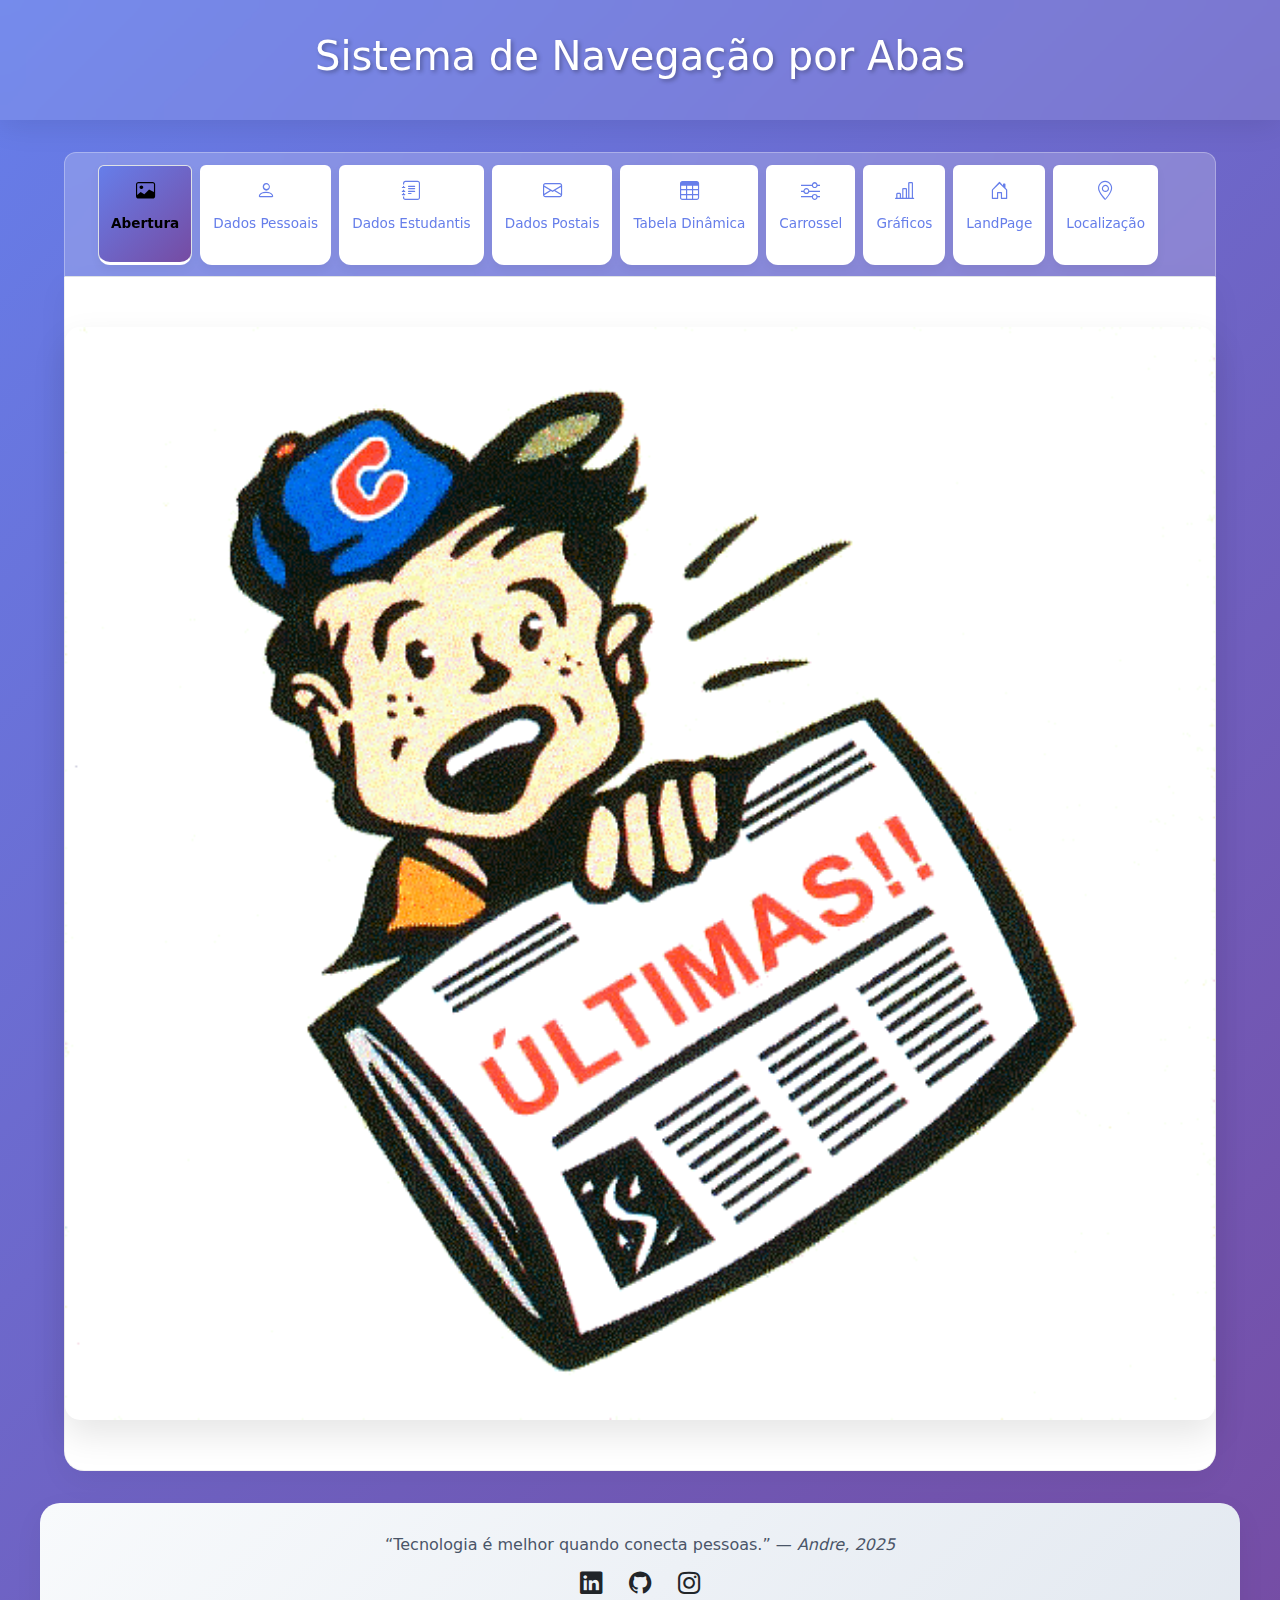
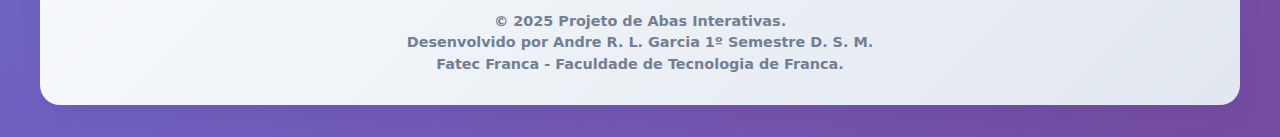
<file: index.html>
<!DOCTYPE html>
<html lang="pt-BR">
<head>
  <meta charset="UTF-8" />
  <meta name="viewport" content="width=device-width, initial-scale=1.0" />
  <title>Projeto com Abas</title>
  <link rel="stylesheet" href="css/estilo.css" />
  <link href="https://cdn.jsdelivr.net/npm/bootstrap@5.3.2/dist/css/bootstrap.min.css" rel="stylesheet" />
  <link href="https://cdn.jsdelivr.net/npm/bootstrap-icons/font/bootstrap-icons.css" rel="stylesheet" />
</head>
<body>
  <header>
    <div class="layout-container">
      <h1>Sistema de Navegação por Abas</h1>
    </div>
  </header>

  <div class="espaco-em-branco"></div>

  <main>
    <div class="layout-container">
      <div class="tabs-container">
        <div class="tabs-wrapper">
          <ul class="nav nav-tabs custom-tabs" id="mainTab" role="tablist">
            <li class="nav-item"><button class="nav-link active" data-bs-toggle="tab" data-bs-target="#abertura"><i class="bi bi-image"></i><span>Abertura</span></button></li>
            <li class="nav-item"><button class="nav-link" data-bs-toggle="tab" data-bs-target="#dadosPessoais"><i class="bi bi-person"></i><span>Dados Pessoais</span></button></li>
            <li class="nav-item"><button class="nav-link" data-bs-toggle="tab" data-bs-target="#dadosEstudantis"><i class="bi bi-journal-text"></i><span>Dados Estudantis</span></button></li>
            <li class="nav-item"><button class="nav-link" data-bs-toggle="tab" data-bs-target="#dadosPostais"><i class="bi bi-envelope"></i><span>Dados Postais</span></button></li>
            <li class="nav-item"><button class="nav-link" data-bs-toggle="tab" data-bs-target="#tabelaDinamica"><i class="bi bi-table"></i><span>Tabela Dinâmica</span></button></li>
            <li class="nav-item"><button class="nav-link" data-bs-toggle="tab" data-bs-target="#carrousel"><i class="bi bi-sliders"></i><span>Carrossel</span></button></li>
            <li class="nav-item"><button class="nav-link" data-bs-toggle="tab" data-bs-target="#graficos"><i class="bi bi-bar-chart-line"></i><span>Gráficos</span></button></li>
            <li class="nav-item"><button class="nav-link" data-bs-toggle="tab" data-bs-target="#landpage"><i class="bi bi-house-door"></i><span>LandPage</span></button></li>
            <li class="nav-item"><button class="nav-link" data-bs-toggle="tab" data-bs-target="#localizacao"><i class="bi bi-geo-alt"></i><span>Localização</span></button></li>
          </ul>
        </div>

        <div class="tab-content fixed-tab-content">
          <div class="tab-pane fade show active" id="abertura"><img src="imagens/noticias.gif" alt="Notícias" /></div>
          <div class="tab-pane fade" id="dadosPessoais"><iframe src="./02-cad_cli/cadcli.html" loading="lazy"></iframe></div>
          <div class="tab-pane fade" id="dadosEstudantis"><iframe src="./03-cad_estu/cadestud.html" loading="lazy"></iframe></div>
          <div class="tab-pane fade" id="dadosPostais"><iframe src="./06-cad_postal/cad_postal.html" loading="lazy"></iframe></div>
          <div class="tab-pane fade" id="tabelaDinamica"><iframe src="./05-tab_din-cabo-estrut/tab-din-cab-estrut.html" loading="lazy"></iframe></div>
          <div class="tab-pane fade" id="carrousel"><iframe src="./07-carousel-3slides/index.html" loading="lazy"></iframe></div>
          <div class="tab-pane fade" id="graficos"><iframe src="./09-graficos-chart-js/indexradarsemestre4.html" loading="lazy"></iframe></div>
          <div class="tab-pane fade" id="landpage"><iframe src="./01-cab-estrut/index.html" loading="lazy"></iframe></div>
          <div class="tab-pane fade" id="localizacao"><iframe src="https://www.google.com/maps?q=FATEC+Franca&output=embed" loading="lazy"></iframe></div>
        </div>
      </div>
    </div>
  </main>

  <div class="espaco-em-branco"></div>

  <div class="rodape">
    <div class="layout-container">
      <div class="rodape-conteudo">
        <div class="footer-quote">
          “Tecnologia é melhor quando conecta pessoas.” — <em>Andre, 2025</em>
        </div>

        <div class="footer-icons">
          <a href="https://www.linkedin.com/in/andre-garcia-81ab0a169/" target="_blank"><i class="bi bi-linkedin"></i></a>
          <a href="https://github.com/andregarcia81" target="_blank"><i class="bi bi-github"></i></a>
          <a href="https://www.instagram.com/seu-perfil" target="_blank"><i class="bi bi-instagram"></i></a>
        </div>

        <div class="footer-copy">
          <strong>&copy; 2025 Projeto de Abas Interativas. <br>
          Desenvolvido por Andre R. L. Garcia 1º Semestre D. S. M. <br>
          Fatec Franca - Faculdade de Tecnologia de Franca.</strong>
        </div>
      </div>
    </div>
  </div>

  <div class="espaco-em-branco"></div>

  <a href="#" id="btnTopo" class="btn btn-primary voltar-topo">
    <i class="bi bi-arrow-up-circle"></i>
  </a>

  <script src="js/script.js"></script>
  <script src="https://cdn.jsdelivr.net/npm/bootstrap@5.3.2/dist/js/bootstrap.bundle.min.js"></script>
</body>
</html>
</file>
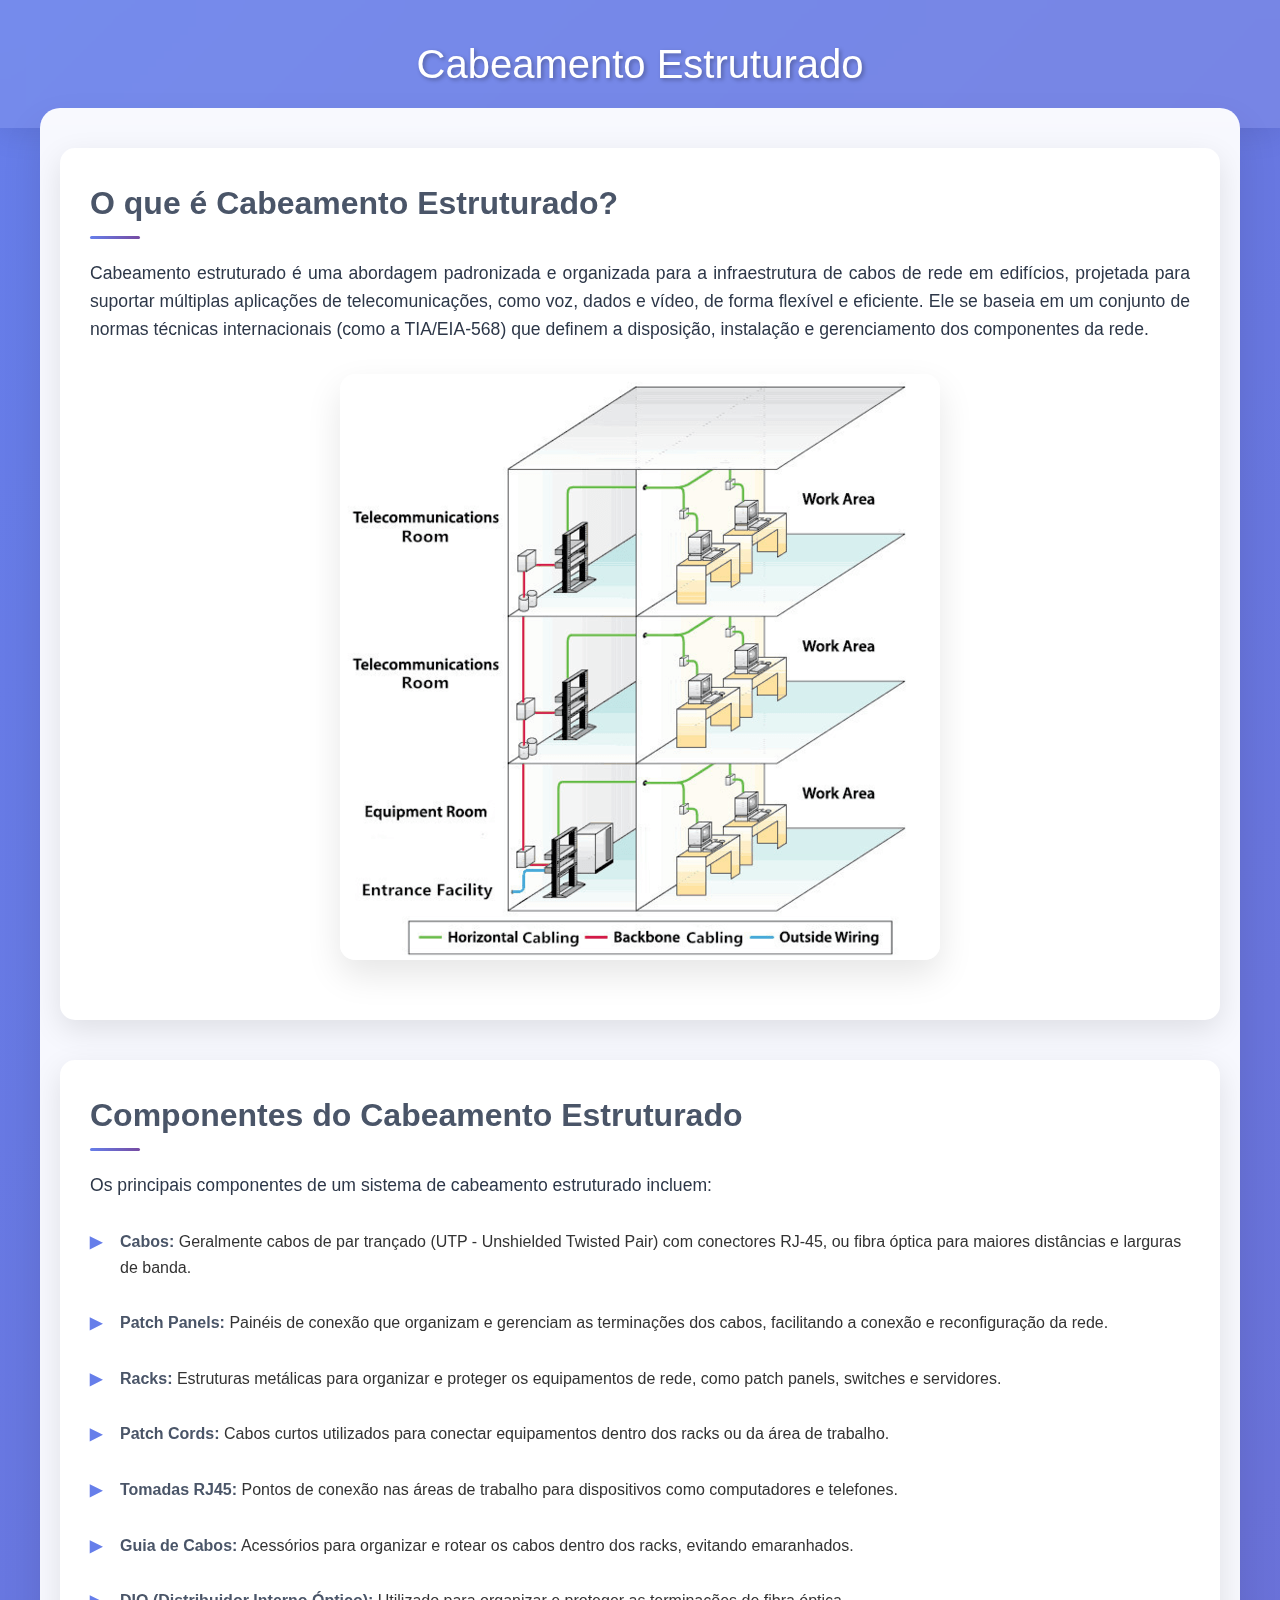
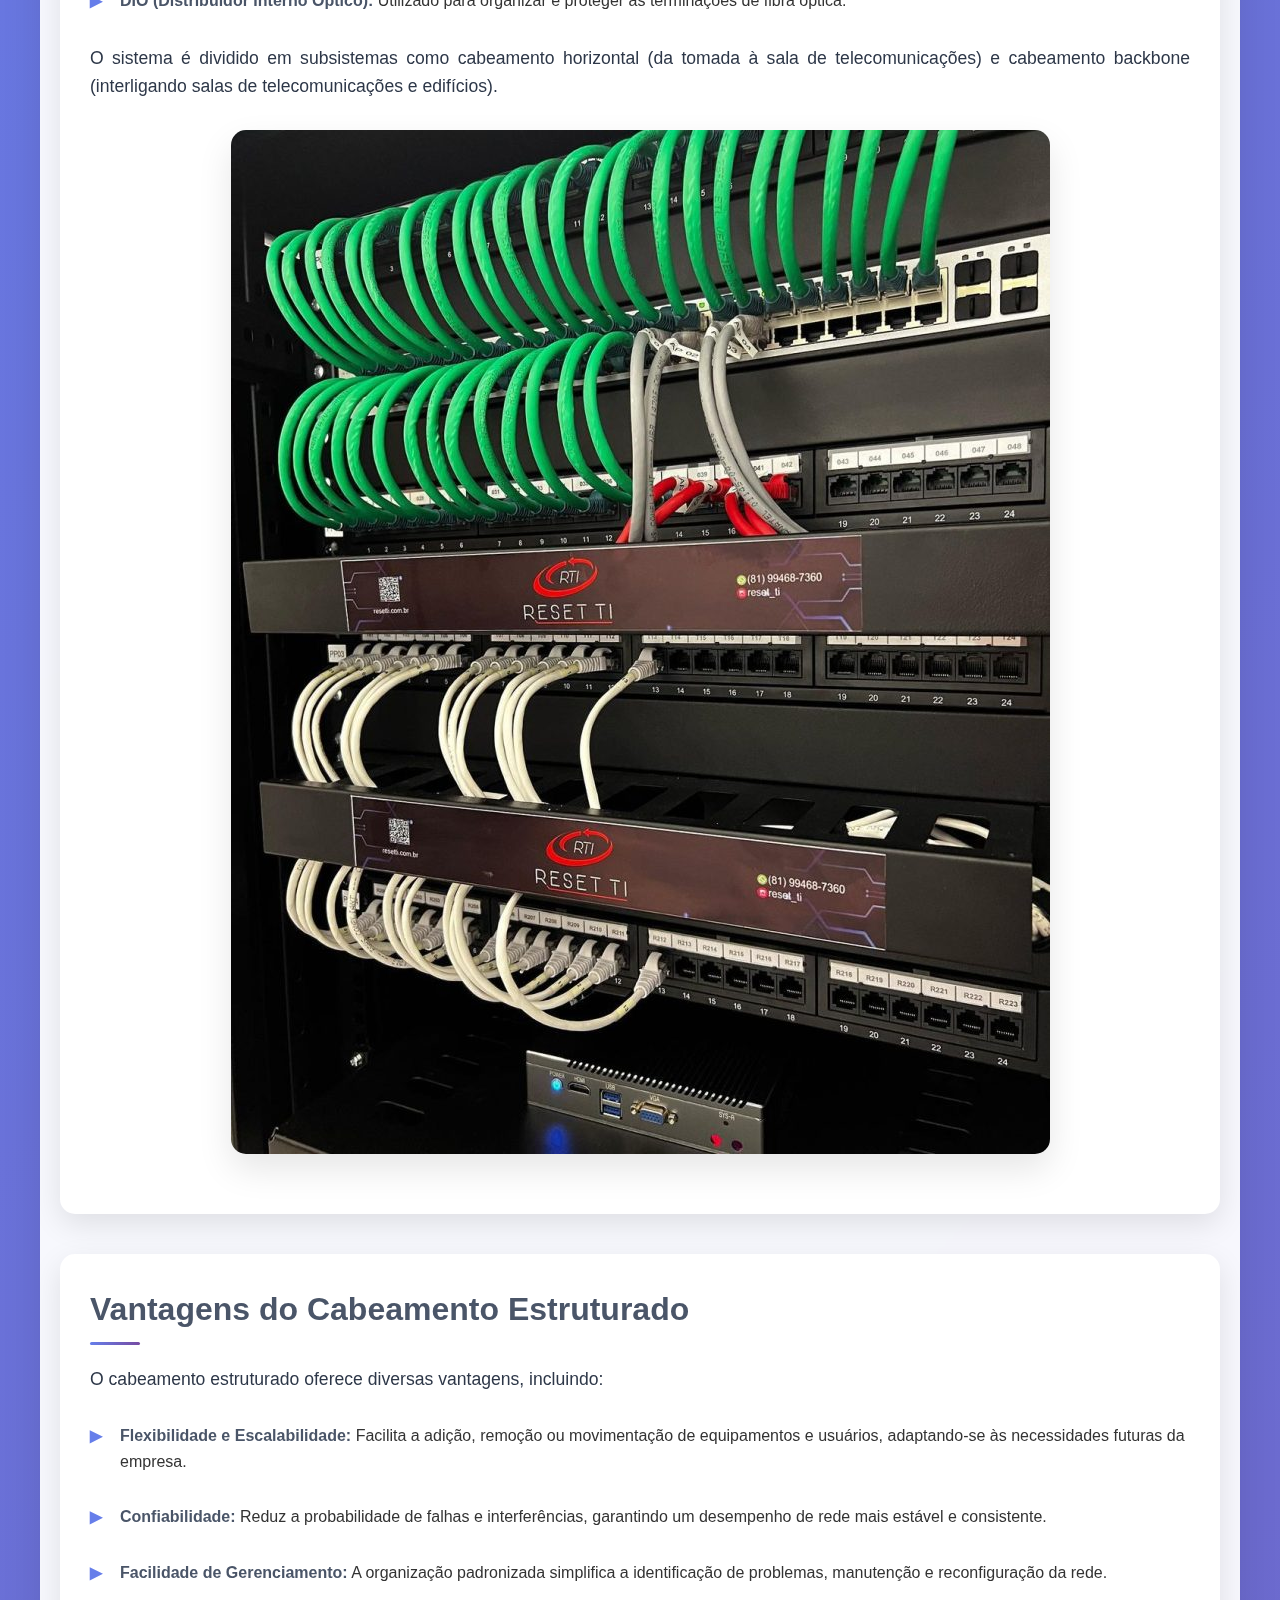
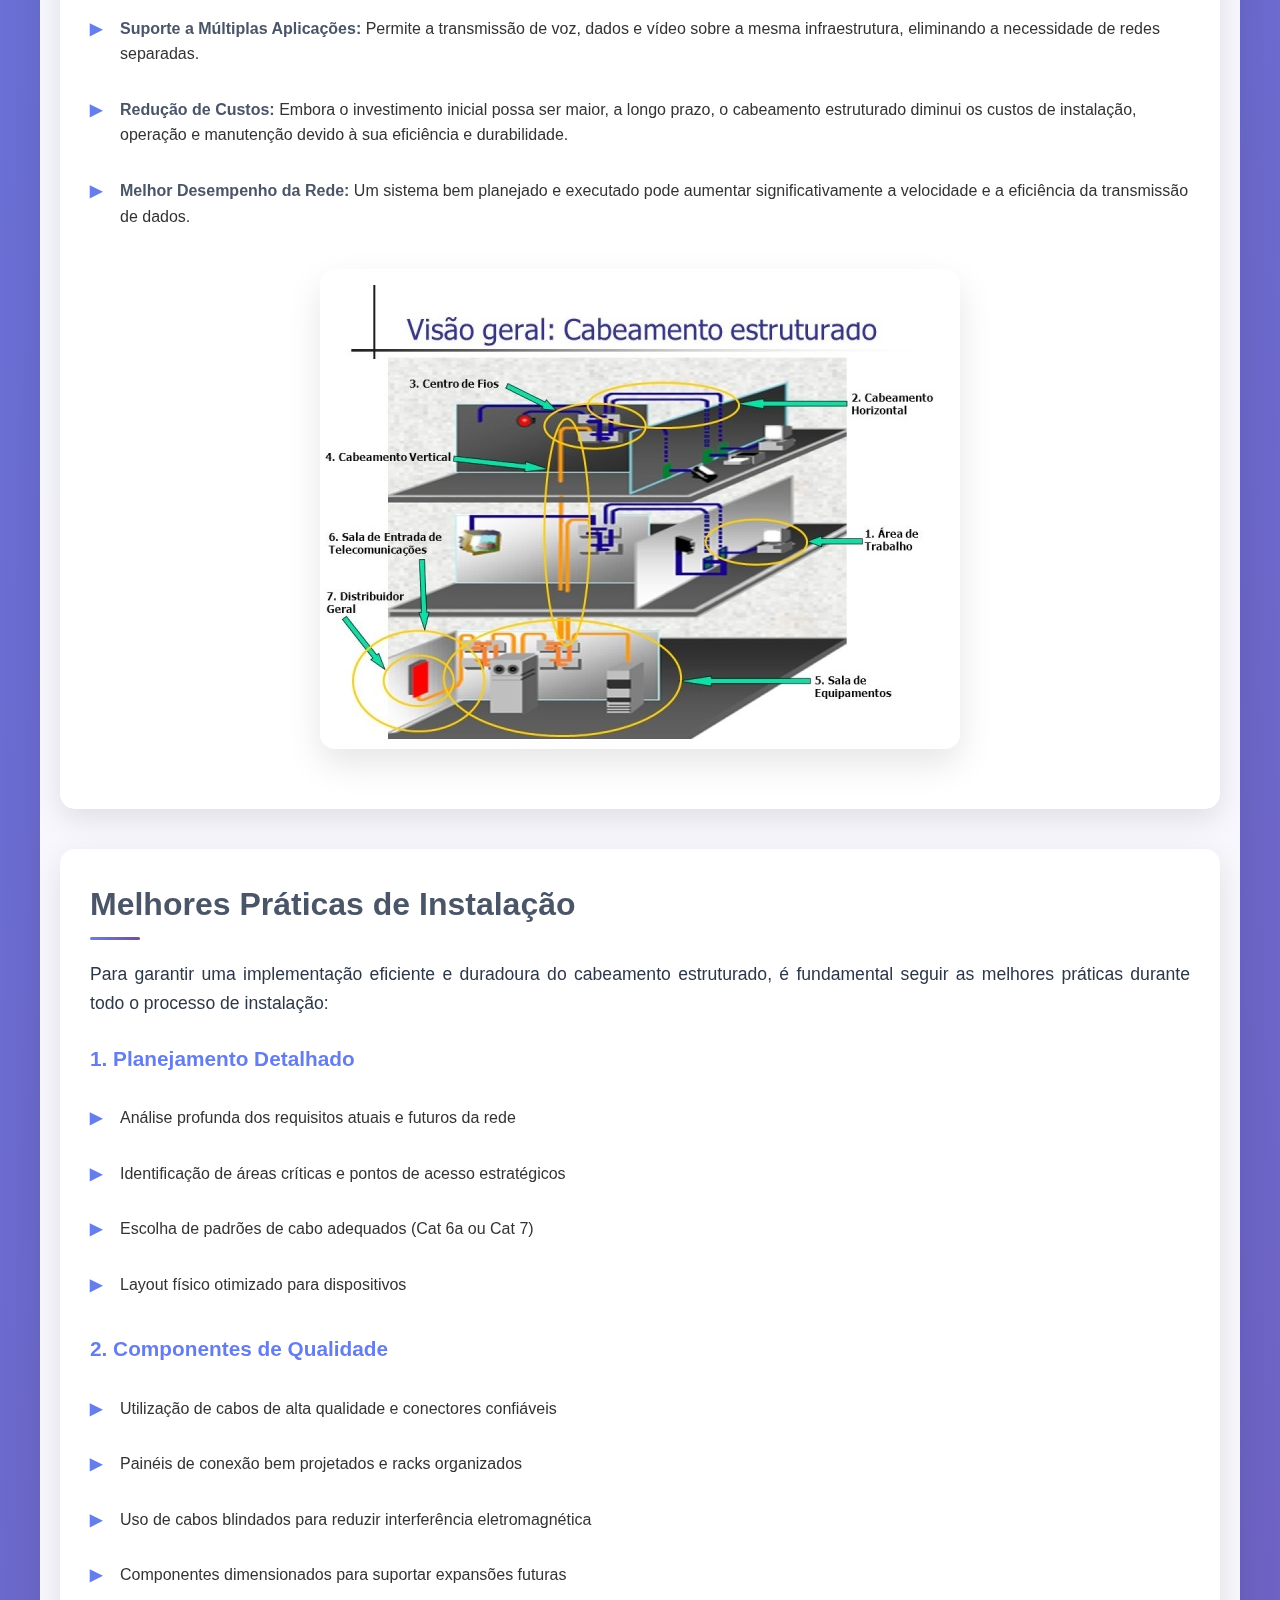
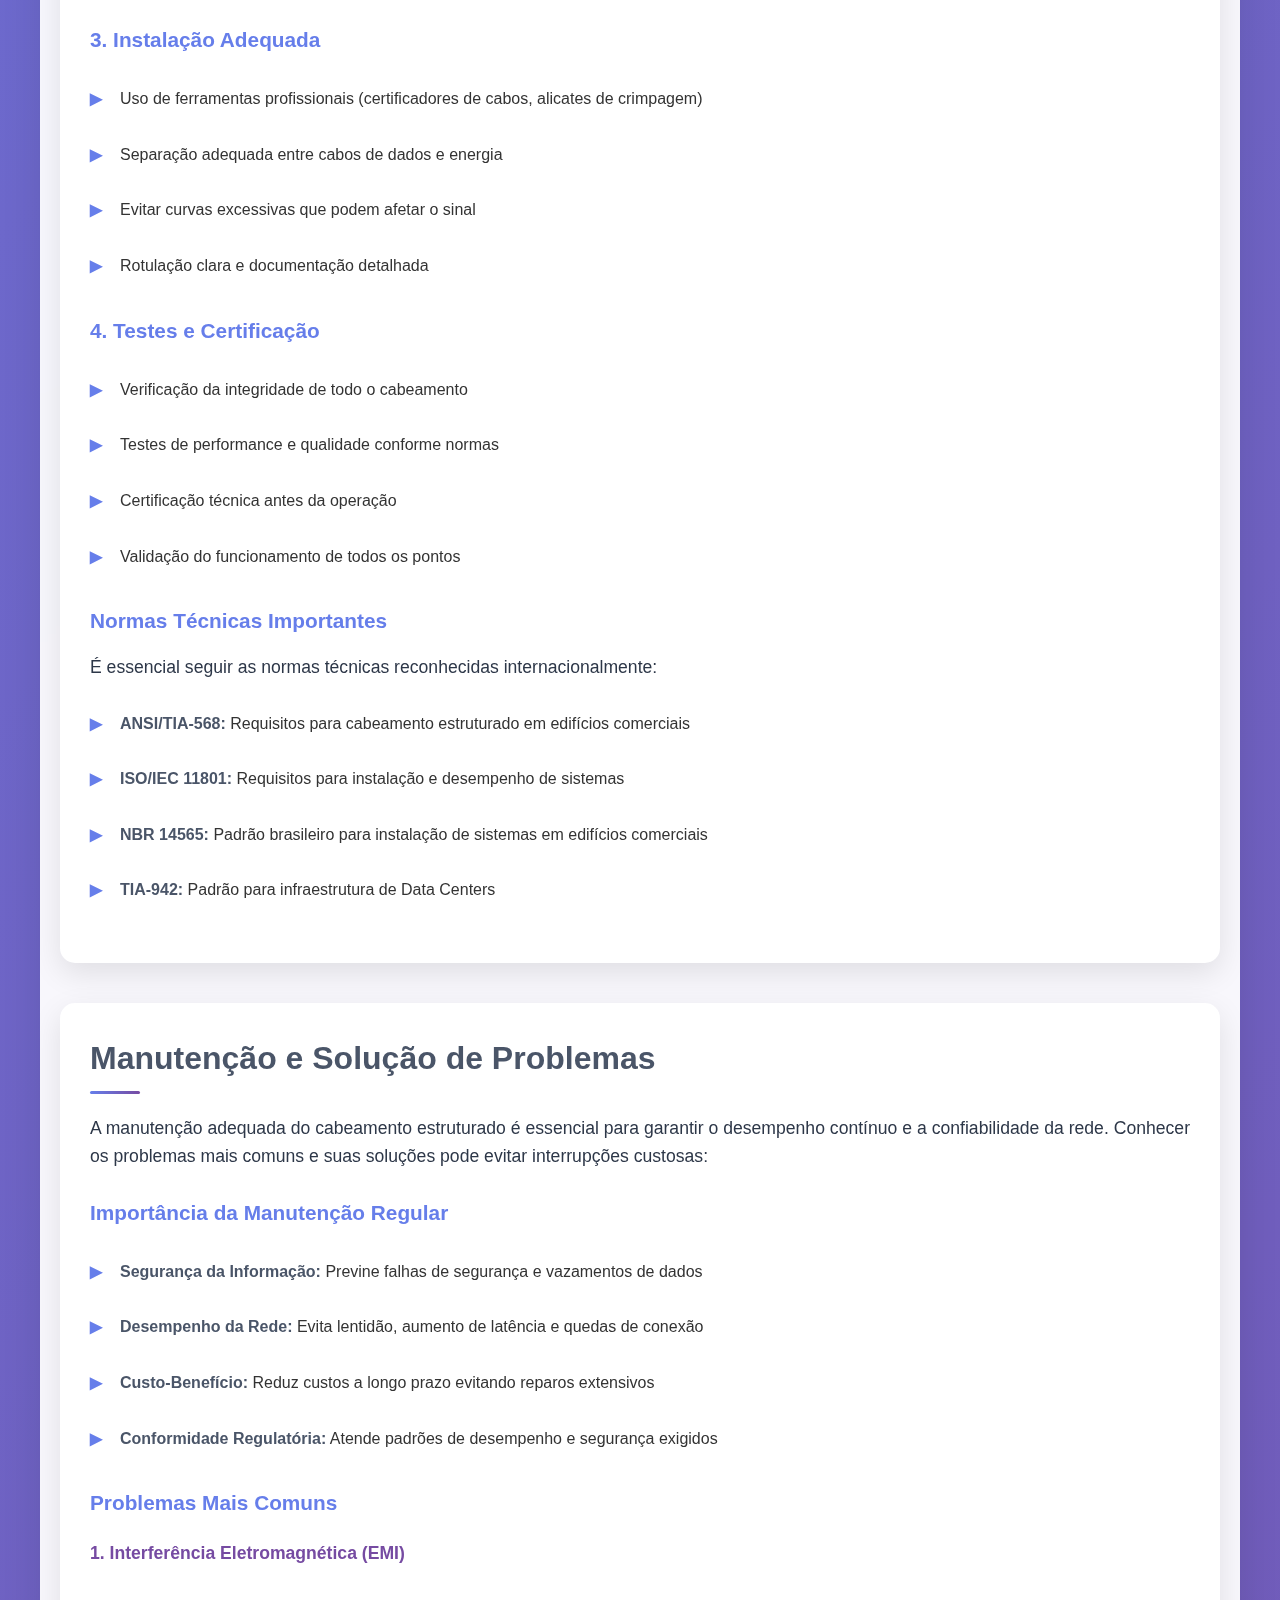
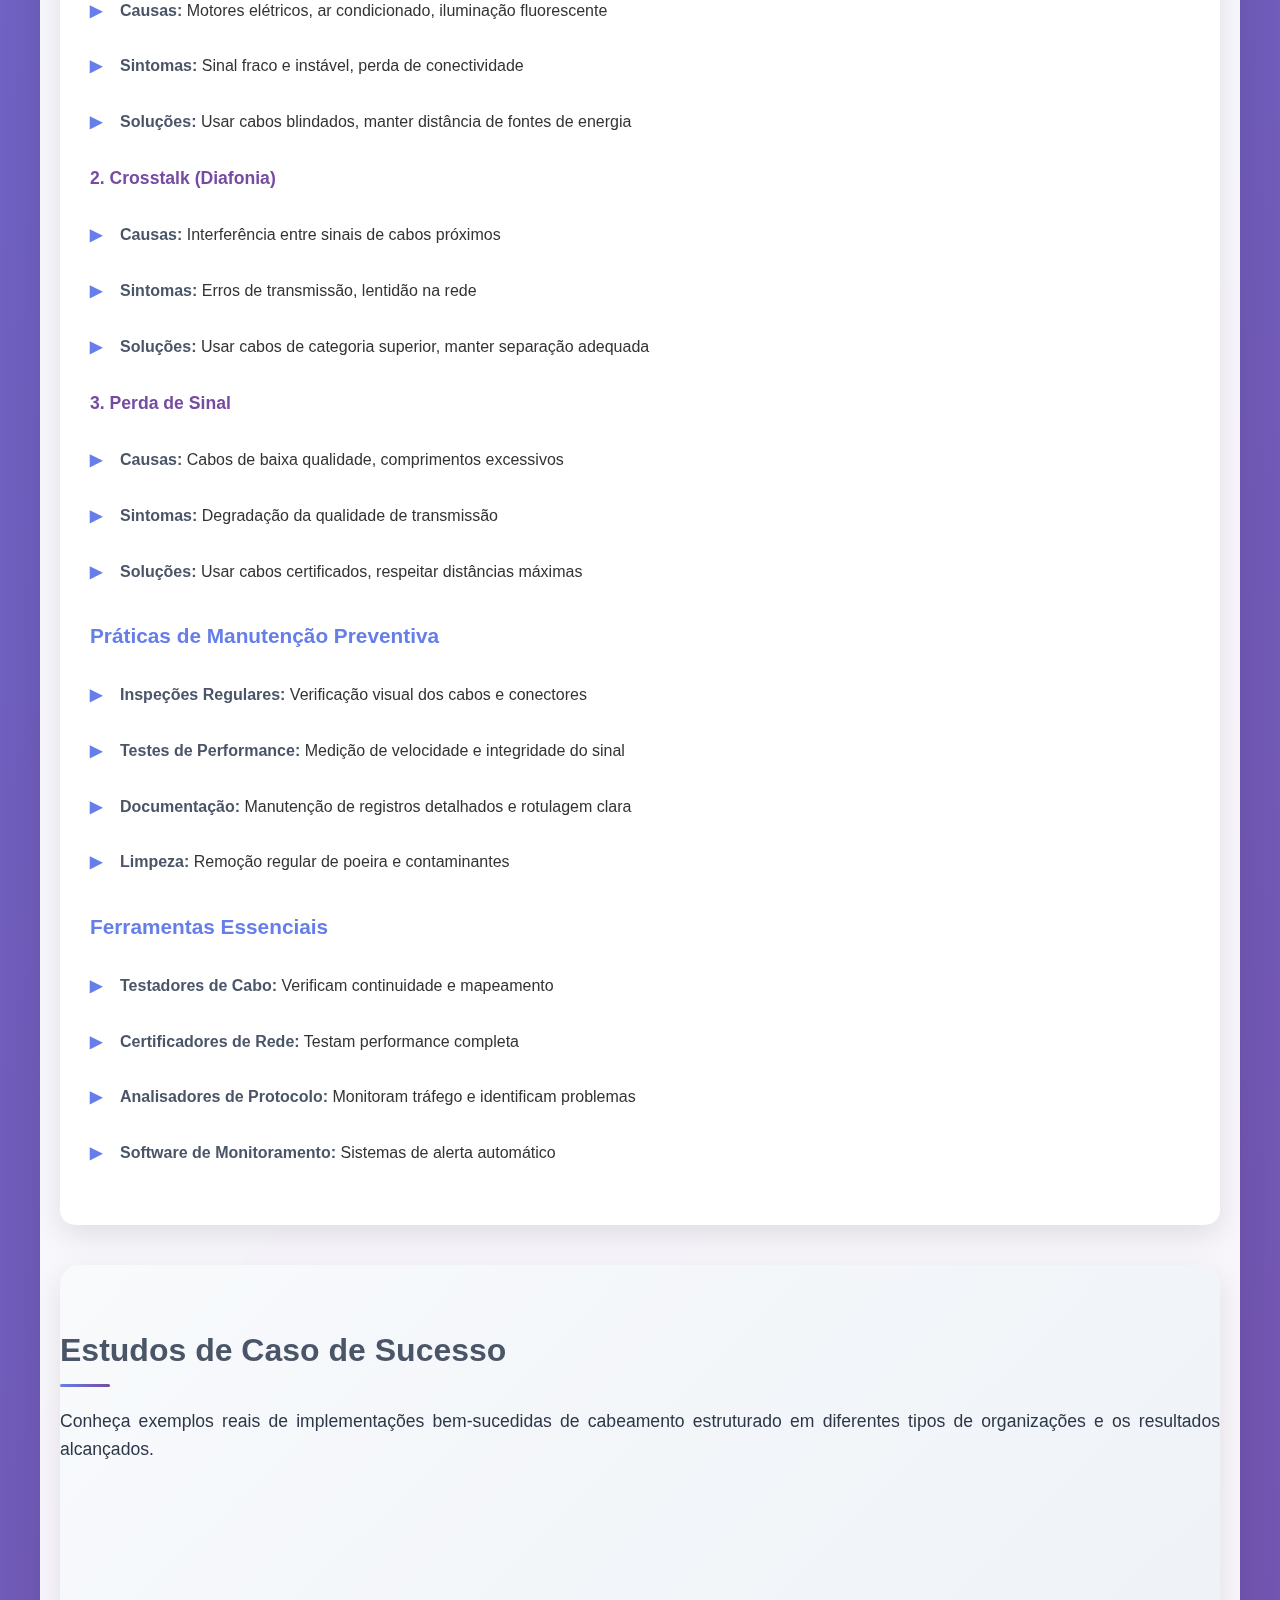
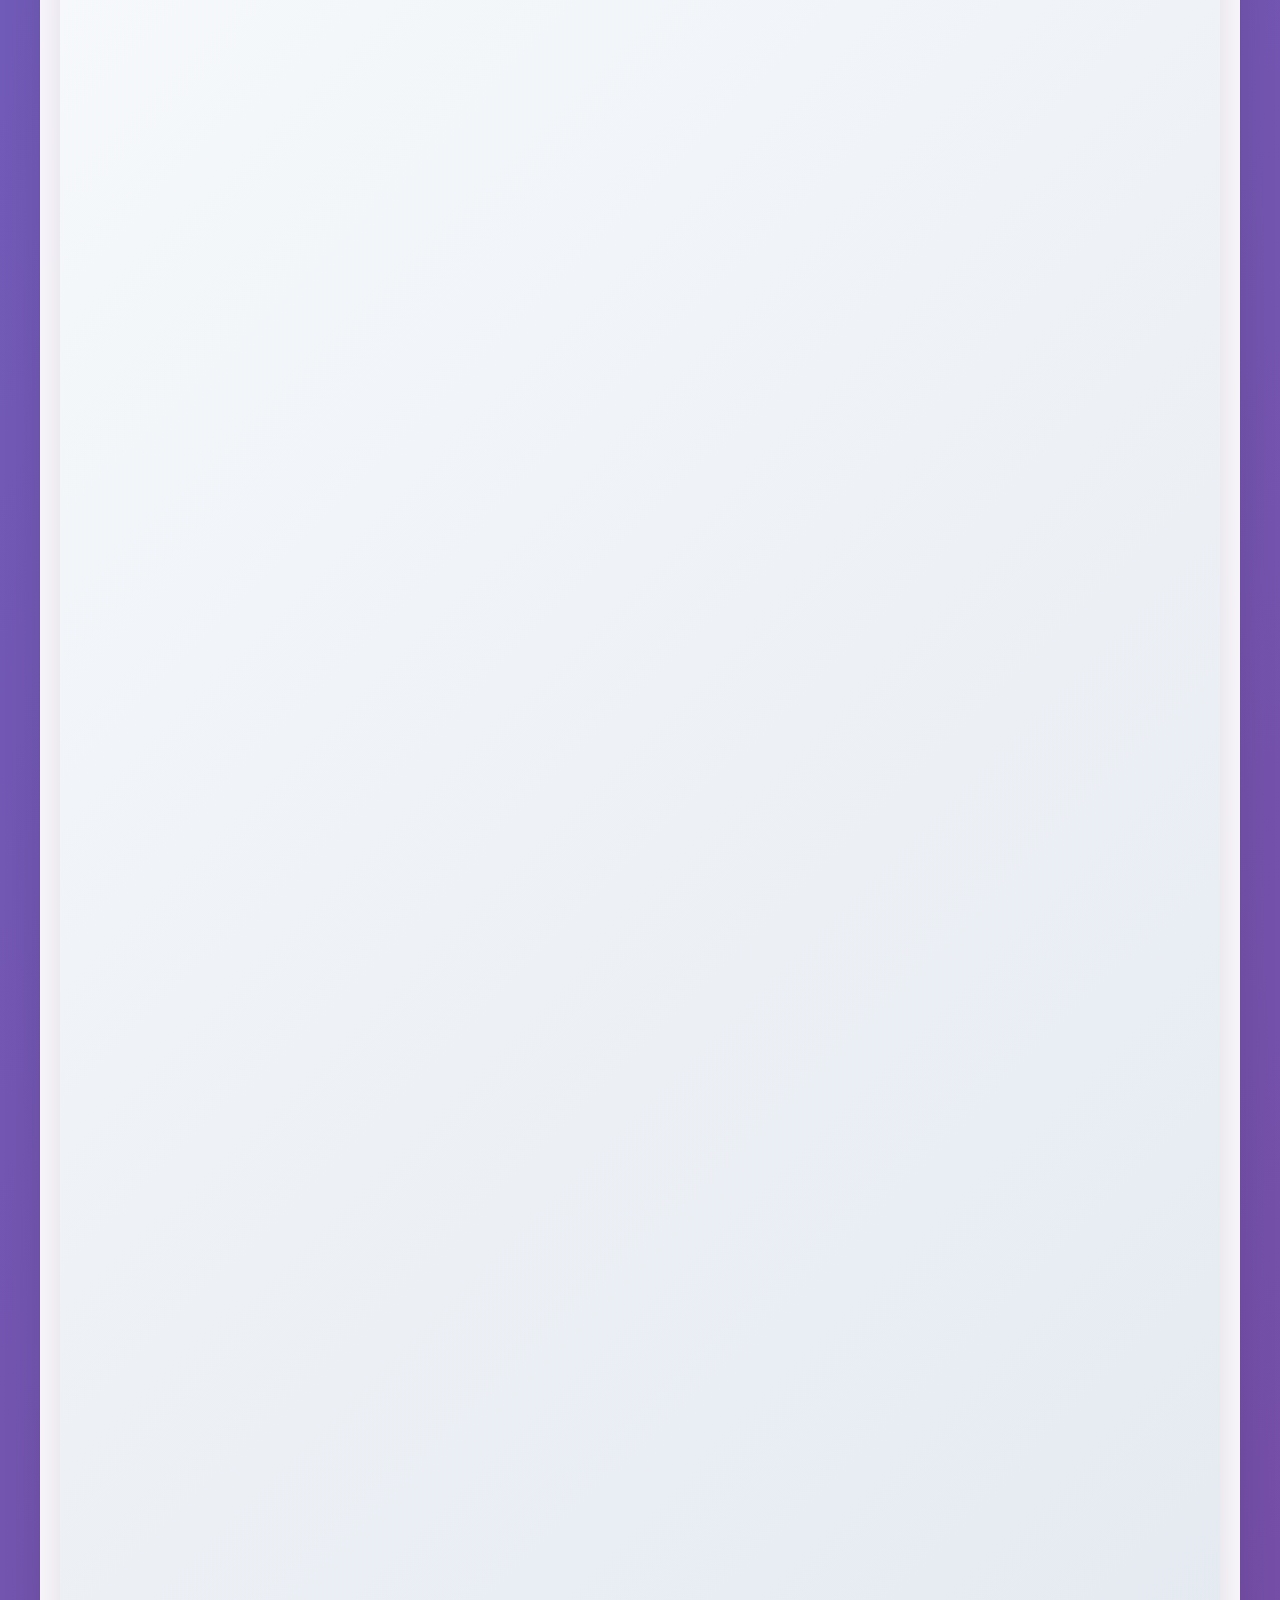
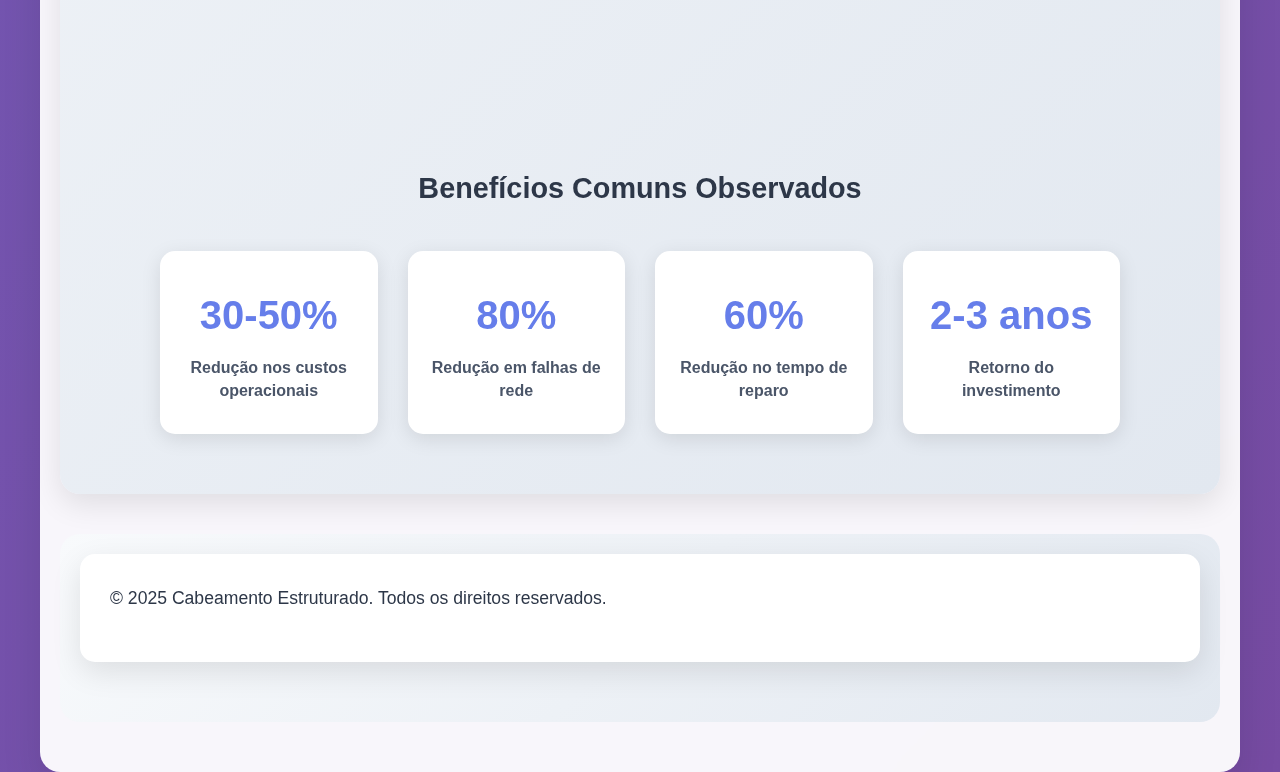
<file: 01-cab-estrut/index.html>
<!DOCTYPE html>
<html lang="pt-BR">
<head>
    <meta charset="UTF-8">
    <meta name="viewport" content="width=device-width, initial-scale=1.0">
    <title>Cabeamento Estruturado</title>
    <link href="https://cdn.jsdelivr.net/npm/bootstrap@5.3.8/dist/css/bootstrap.min.css" rel="stylesheet" integrity="sha384-sRIl4kxILFvY47J16cr9ZwB07vP4J8+LH7qKQnuqkuIAvNWLzeN8tE5YBujZqJLB" crossorigin="anonymous">
    <link rel="stylesheet" href="./css/style.css">
    <script src="https://cdn.jsdelivr.net/npm/bootstrap@5.3.8/dist/js/bootstrap.bundle.min.js" integrity="sha384-FKyoEForCGlyvwx9Hj09JcYn3nv7wiPVlz7YYwJrWVcXK/BmnVDxM+D2scQbITxI" crossorigin="anonymous"></script>
</head>
<body>
    <header>
        <h1>Cabeamento Estruturado</h1>
    </header>
    <main>
        <section id="introducao">
            <h2>O que é Cabeamento Estruturado?</h2>
            <p>Cabeamento estruturado é uma abordagem padronizada e organizada para a infraestrutura de cabos de rede em edifícios, projetada para suportar múltiplas aplicações de telecomunicações, como voz, dados e vídeo, de forma flexível e eficiente. Ele se baseia em um conjunto de normas técnicas internacionais (como a TIA/EIA-568) que definem a disposição, instalação e gerenciamento dos componentes da rede.</p>
            <img src="./images/cabeamento_estruturado_geral.jpg" alt="Visão geral de um sistema de cabeamento estruturado">
        </section>
        <section id="componentes">
            <h2>Componentes do Cabeamento Estruturado</h2>
            <p>Os principais componentes de um sistema de cabeamento estruturado incluem:</p>
            <ul>
                <li><strong>Cabos:</strong> Geralmente cabos de par trançado (UTP - Unshielded Twisted Pair) com conectores RJ-45, ou fibra óptica para maiores distâncias e larguras de banda.</li>
                <li><strong>Patch Panels:</strong> Painéis de conexão que organizam e gerenciam as terminações dos cabos, facilitando a conexão e reconfiguração da rede.</li>
                <li><strong>Racks:</strong> Estruturas metálicas para organizar e proteger os equipamentos de rede, como patch panels, switches e servidores.</li>
                <li><strong>Patch Cords:</strong> Cabos curtos utilizados para conectar equipamentos dentro dos racks ou da área de trabalho.</li>
                <li><strong>Tomadas RJ45:</strong> Pontos de conexão nas áreas de trabalho para dispositivos como computadores e telefones.</li>
                <li><strong>Guia de Cabos:</strong> Acessórios para organizar e rotear os cabos dentro dos racks, evitando emaranhados.</li>
                <li><strong>DIO (Distribuidor Interno Óptico):</strong> Utilizado para organizar e proteger as terminações de fibra óptica.</li>
            </ul>
            <p>O sistema é dividido em subsistemas como cabeamento horizontal (da tomada à sala de telecomunicações) e cabeamento backbone (interligando salas de telecomunicações e edifícios).</p>
            <img src="./images/componentes_cabeamento.jpg" alt="Componentes de um sistema de cabeamento estruturado">
        </section>
        <section id="vantagens">
            <h2>Vantagens do Cabeamento Estruturado</h2>
            <p>O cabeamento estruturado oferece diversas vantagens, incluindo:</p>
            <ul>
                <li><strong>Flexibilidade e Escalabilidade:</strong> Facilita a adição, remoção ou movimentação de equipamentos e usuários, adaptando-se às necessidades futuras da empresa.</li>
                <li><strong>Confiabilidade:</strong> Reduz a probabilidade de falhas e interferências, garantindo um desempenho de rede mais estável e consistente.</li>
                <li><strong>Facilidade de Gerenciamento:</strong> A organização padronizada simplifica a identificação de problemas, manutenção e reconfiguração da rede.</li>
                <li><strong>Suporte a Múltiplas Aplicações:</strong> Permite a transmissão de voz, dados e vídeo sobre a mesma infraestrutura, eliminando a necessidade de redes separadas.</li>
                <li><strong>Redução de Custos:</strong> Embora o investimento inicial possa ser maior, a longo prazo, o cabeamento estruturado diminui os custos de instalação, operação e manutenção devido à sua eficiência e durabilidade.</li>
                <li><strong>Melhor Desempenho da Rede:</strong> Um sistema bem planejado e executado pode aumentar significativamente a velocidade e a eficiência da transmissão de dados.</li>
            </ul>
            <img src="images/vantagens_cabeamento.jpg" alt="Vantagens do cabeamento estruturado">
        </section>
        <section id="melhores-praticas">
            <h2>Melhores Práticas de Instalação</h2>
            <p>Para garantir uma implementação eficiente e duradoura do cabeamento estruturado, é fundamental seguir as melhores práticas durante todo o processo de instalação:</p>
            
            <h3>1. Planejamento Detalhado</h3>
            <ul>
                <li>Análise profunda dos requisitos atuais e futuros da rede</li>
                <li>Identificação de áreas críticas e pontos de acesso estratégicos</li>
                <li>Escolha de padrões de cabo adequados (Cat 6a ou Cat 7)</li>
                <li>Layout físico otimizado para dispositivos</li>
            </ul>

            <h3>2. Componentes de Qualidade</h3>
            <ul>
                <li>Utilização de cabos de alta qualidade e conectores confiáveis</li>
                <li>Painéis de conexão bem projetados e racks organizados</li>
                <li>Uso de cabos blindados para reduzir interferência eletromagnética</li>
                <li>Componentes dimensionados para suportar expansões futuras</li>
            </ul>

            <h3>3. Instalação Adequada</h3>
            <ul>
                <li>Uso de ferramentas profissionais (certificadores de cabos, alicates de crimpagem)</li>
                <li>Separação adequada entre cabos de dados e energia</li>
                <li>Evitar curvas excessivas que podem afetar o sinal</li>
                <li>Rotulação clara e documentação detalhada</li>
            </ul>

            <h3>4. Testes e Certificação</h3>
            <ul>
                <li>Verificação da integridade de todo o cabeamento</li>
                <li>Testes de performance e qualidade conforme normas</li>
                <li>Certificação técnica antes da operação</li>
                <li>Validação do funcionamento de todos os pontos</li>
            </ul>

            <h3>Normas Técnicas Importantes</h3>
            <p>É essencial seguir as normas técnicas reconhecidas internacionalmente:</p>
            <ul>
                <li><strong>ANSI/TIA-568:</strong> Requisitos para cabeamento estruturado em edifícios comerciais</li>
                <li><strong>ISO/IEC 11801:</strong> Requisitos para instalação e desempenho de sistemas</li>
                <li><strong>NBR 14565:</strong> Padrão brasileiro para instalação de sistemas em edifícios comerciais</li>
                <li><strong>TIA-942:</strong> Padrão para infraestrutura de Data Centers</li>
            </ul>
        </section>
        <section id="manutencao-problemas">
            <h2>Manutenção e Solução de Problemas</h2>
            <p>A manutenção adequada do cabeamento estruturado é essencial para garantir o desempenho contínuo e a confiabilidade da rede. Conhecer os problemas mais comuns e suas soluções pode evitar interrupções custosas:</p>
            
            <h3>Importância da Manutenção Regular</h3>
            <ul>
                <li><strong>Segurança da Informação:</strong> Previne falhas de segurança e vazamentos de dados</li>
                <li><strong>Desempenho da Rede:</strong> Evita lentidão, aumento de latência e quedas de conexão</li>
                <li><strong>Custo-Benefício:</strong> Reduz custos a longo prazo evitando reparos extensivos</li>
                <li><strong>Conformidade Regulatória:</strong> Atende padrões de desempenho e segurança exigidos</li>
            </ul>

            <h3>Problemas Mais Comuns</h3>
            
            <h4>1. Interferência Eletromagnética (EMI)</h4>
            <ul>
                <li><strong>Causas:</strong> Motores elétricos, ar condicionado, iluminação fluorescente</li>
                <li><strong>Sintomas:</strong> Sinal fraco e instável, perda de conectividade</li>
                <li><strong>Soluções:</strong> Usar cabos blindados, manter distância de fontes de energia</li>
            </ul>

            <h4>2. Crosstalk (Diafonia)</h4>
            <ul>
                <li><strong>Causas:</strong> Interferência entre sinais de cabos próximos</li>
                <li><strong>Sintomas:</strong> Erros de transmissão, lentidão na rede</li>
                <li><strong>Soluções:</strong> Usar cabos de categoria superior, manter separação adequada</li>
            </ul>

            <h4>3. Perda de Sinal</h4>
            <ul>
                <li><strong>Causas:</strong> Cabos de baixa qualidade, comprimentos excessivos</li>
                <li><strong>Sintomas:</strong> Degradação da qualidade de transmissão</li>
                <li><strong>Soluções:</strong> Usar cabos certificados, respeitar distâncias máximas</li>
            </ul>

            <h3>Práticas de Manutenção Preventiva</h3>
            <ul>
                <li><strong>Inspeções Regulares:</strong> Verificação visual dos cabos e conectores</li>
                <li><strong>Testes de Performance:</strong> Medição de velocidade e integridade do sinal</li>
                <li><strong>Documentação:</strong> Manutenção de registros detalhados e rotulagem clara</li>
                <li><strong>Limpeza:</strong> Remoção regular de poeira e contaminantes</li>
            </ul>

            <h3>Ferramentas Essenciais</h3>
            <ul>
                <li><strong>Testadores de Cabo:</strong> Verificam continuidade e mapeamento</li>
                <li><strong>Certificadores de Rede:</strong> Testam performance completa</li>
                <li><strong>Analisadores de Protocolo:</strong> Monitoram tráfego e identificam problemas</li>
                <li><strong>Software de Monitoramento:</strong> Sistemas de alerta automático</li>
            </ul>
        </section>
        <section id="estudos-caso">
            <h2>Estudos de Caso de Sucesso</h2>
            <p>Conheça exemplos reais de implementações bem-sucedidas de cabeamento estruturado em diferentes tipos de organizações e os resultados alcançados.</p>
            
            <div class="casos-container">
                <div class="caso-item">
                    <div class="caso-header">
                        <h3>IFMG Barbacena - Instituto Federal</h3>
                        <span class="caso-tipo">Instituição Educacional</span>
                    </div>
                    <div class="caso-content">
                        <div class="caso-info">
                            <div class="info-item">
                                <strong>Desafio:</strong>
                                <p>Interligar 13 prédios em um campus de grande extensão territorial sem sistema de comunicação eficaz entre eles.</p>
                            </div>
                            <div class="info-item">
                                <strong>Solução:</strong>
                                <p>Implementação de cabeamento estruturado com um rack por prédio, utilizando infraestrutura aparente com canaletas e tubulações.</p>
                            </div>
                            <div class="info-item">
                                <strong>Resultados:</strong>
                                <ul>
                                    <li>Comunicação eficiente entre todos os prédios</li>
                                    <li>Redução significativa nos custos de manutenção</li>
                                    <li>Facilidade para mudanças de layout</li>
                                    <li>Suporte a múltiplas aplicações (dados, telefonia, CFTV)</li>
                                    <li>Implementação gradual conforme orçamento disponível</li>
                                </ul>
                            </div>
                        </div>
                    </div>
                </div>

                <div class="caso-item">
                    <div class="caso-header">
                        <h3>Rotesma - Indústria de Pré-Moldados</h3>
                        <span class="caso-tipo">Setor Industrial</span>
                    </div>
                    <div class="caso-content">
                        <div class="caso-info">
                            <div class="info-item">
                                <strong>Desafio:</strong>
                                <p>Modernização da infraestrutura de rede industrial com necessidade de alta confiabilidade para processos críticos.</p>
                            </div>
                            <div class="info-item">
                                <strong>Solução:</strong>
                                <p>Cabeamento estruturado industrial com sistema de monitoramento avançado e integração com automação.</p>
                            </div>
                            <div class="info-item">
                                <strong>Resultados:</strong>
                                <ul>
                                    <li>Melhoria na confiabilidade da rede industrial</li>
                                    <li>Redução de paradas não programadas</li>
                                    <li>Facilidade de manutenção e troubleshooting</li>
                                    <li>Preparação para Indústria 4.0</li>
                                </ul>
                            </div>
                        </div>
                    </div>
                </div>

                <div class="caso-item">
                    <div class="caso-header">
                        <h3>Projeto Creare - Sistema Integrado</h3>
                        <span class="caso-tipo">Edifício Comercial</span>
                    </div>
                    <div class="caso-content">
                        <div class="caso-info">
                            <div class="info-item">
                                <strong>Desafio:</strong>
                                <p>Integração completa de múltiplos sistemas em um único cabeamento estruturado.</p>
                            </div>
                            <div class="info-item">
                                <strong>Solução:</strong>
                                <p>Sistema unificado suportando dados, telefonia, CFTV, alarme, controle de acesso e automação predial.</p>
                            </div>
                            <div class="info-item">
                                <strong>Resultados:</strong>
                                <ul>
                                    <li>Integração completa de todos os sistemas</li>
                                    <li>Gerenciamento centralizado</li>
                                    <li>Redução de custos de manutenção</li>
                                    <li>Maior segurança e controle</li>
                                </ul>
                            </div>
                        </div>
                    </div>
                </div>

                <div class="caso-item">
                    <div class="caso-header">
                        <h3>Data Center Corporativo</h3>
                        <span class="caso-tipo">Alta Tecnologia</span>
                    </div>
                    <div class="caso-content">
                        <div class="caso-info">
                            <div class="info-item">
                                <strong>Desafio:</strong>
                                <p>Cabeamento de alta densidade para data center com requisitos de 99.99% de disponibilidade.</p>
                            </div>
                            <div class="info-item">
                                <strong>Solução:</strong>
                                <p>Fibra óptica de alta performance, patch panels modulares, redundância total e monitoramento em tempo real.</p>
                            </div>
                            <div class="info-item">
                                <strong>Resultados:</strong>
                                <ul>
                                    <li>99.99% de disponibilidade alcançada</li>
                                    <li>Redução de 40% no tempo de troubleshooting</li>
                                    <li>Expansão sem interrupções</li>
                                    <li>Conformidade com padrões internacionais</li>
                                </ul>
                            </div>
                        </div>
                    </div>
                </div>
            </div>

            <div class="beneficios-gerais">
                <h3>Benefícios Comuns Observados</h3>
                <div class="beneficios-grid">
                    <div class="beneficio-item">
                        <div class="beneficio-numero">30-50%</div>
                        <div class="beneficio-texto">Redução nos custos operacionais</div>
                    </div>
                    <div class="beneficio-item">
                        <div class="beneficio-numero">80%</div>
                        <div class="beneficio-texto">Redução em falhas de rede</div>
                    </div>
                    <div class="beneficio-item">
                        <div class="beneficio-numero">60%</div>
                        <div class="beneficio-texto">Redução no tempo de reparo</div>
                    </div>
                    <div class="beneficio-item">
                        <div class="beneficio-numero">2-3 anos</div>
                        <div class="beneficio-texto">Retorno do investimento</div>
                    </div>
                </div>
            </div>
        </section>
    <footer>
        <section id="contato">
            <p>&copy; 2025 Cabeamento Estruturado. Todos os direitos reservados.</p>
        </section>
    </footer>
</body>
</html>
</file>
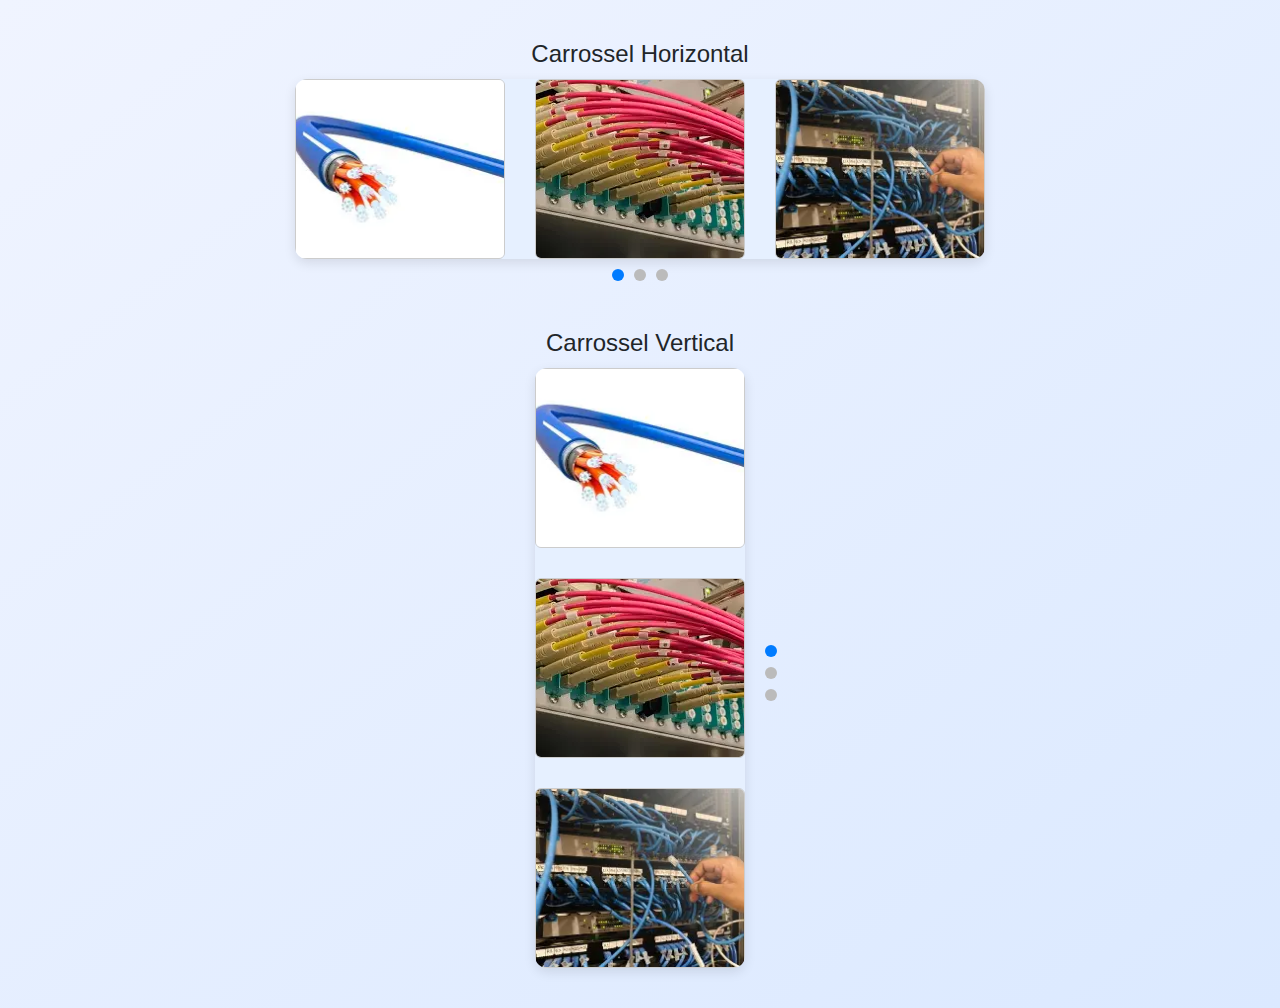
<file: 07-carousel-3slides/index.html>
<!DOCTYPE html>
<html lang="pt-br">
<head>
  <meta charset="UTF-8" />
  <meta name="viewport" content="width=device-width, initial-scale=1" />
  <title>Carrossel Horizontal e Vertical</title>
  <link href="https://cdn.jsdelivr.net/npm/bootstrap@5.3.2/dist/css/bootstrap.min.css" rel="stylesheet" />
  <link rel="stylesheet" href="./css/style.css" />
</head>
<body>

  <div class="container d-flex flex-column align-items-center gap-5">

    <!-- Carrossel Horizontal -->
    <div class="carrossel-wrapper">
      <h4>Carrossel Horizontal</h4>
      <div class="carrossel-container horizontal">
        <div class="carrossel horizontal" id="carrosselHorizontal">
          <div class="slide"><img src="./img/0001-OIP.webp" /></div>
          <div class="slide"><img src="./img/0002-OIP.webp" /></div>
          <div class="slide no-margin"><img src="./img/0003-OIP.webp" /></div>
          <div class="slide"><img src="./img/0004-OIP.webp"" /></div>
          <div class="slide"><img src="./img/0005-OIP.webp" /></div>
          <div class="slide no-margin"><img src="./img/0006-OIP.webp" /></div>
          <div class="slide"><img src="./img/0007-OIP.webp" /></div>
          <div class="slide"><img src="./img/0008-OIP.webp" /></div>
          <div class="slide no-margin"><img src="./img/0009-OIP.webp" /></div>
        </div>
      </div>
      <div class="indicadores" id="indicadoresHorizontal"></div>
    </div>

    <!-- Carrossel Vertical com indicadores centralizados -->
    <div class="carrossel-wrapper">
      <h4>Carrossel Vertical</h4>
      <div class="carrossel-vertical-wrapper">
        <div class="carrossel-container vertical">
          <div class="carrossel vertical" id="carrosselVertical">
            <div class="slide-vertical"><img src="./img/0001-OIP.webp" /></div>
            <div class="slide-vertical"><img src="./img/0002-OIP.webp" /></div>
            <div class="slide-vertical no-margin"><img src="./img/0003-OIP.webp" /></div>
            <div class="slide-vertical"><img src="./img/0004-OIP.webp" /></div>
            <div class="slide-vertical"><img src="./img/0005-OIP.webp" /></div>
            <div class="slide-vertical no-margin"><img src="./img/0006-OIP.webp" /></div>
            <div class="slide-vertical"><img src="./img/0007-OIP.webp" /></div>
            <div class="slide-vertical"><img src="./img/0008-OIP.webp" /></div>
            <div class="slide-vertical no-margin"><img src="./img/0009-OIP.webp" /></div>
          </div>
        </div>
        <div class="indicador-vertical-wrapper">
          <div class="indicadores vertical" id="indicadoresVertical"></div>
        </div>
      </div>
    </div>

  </div>

  <script src="./js/script.js"></script>
</body>
</html>
</file>
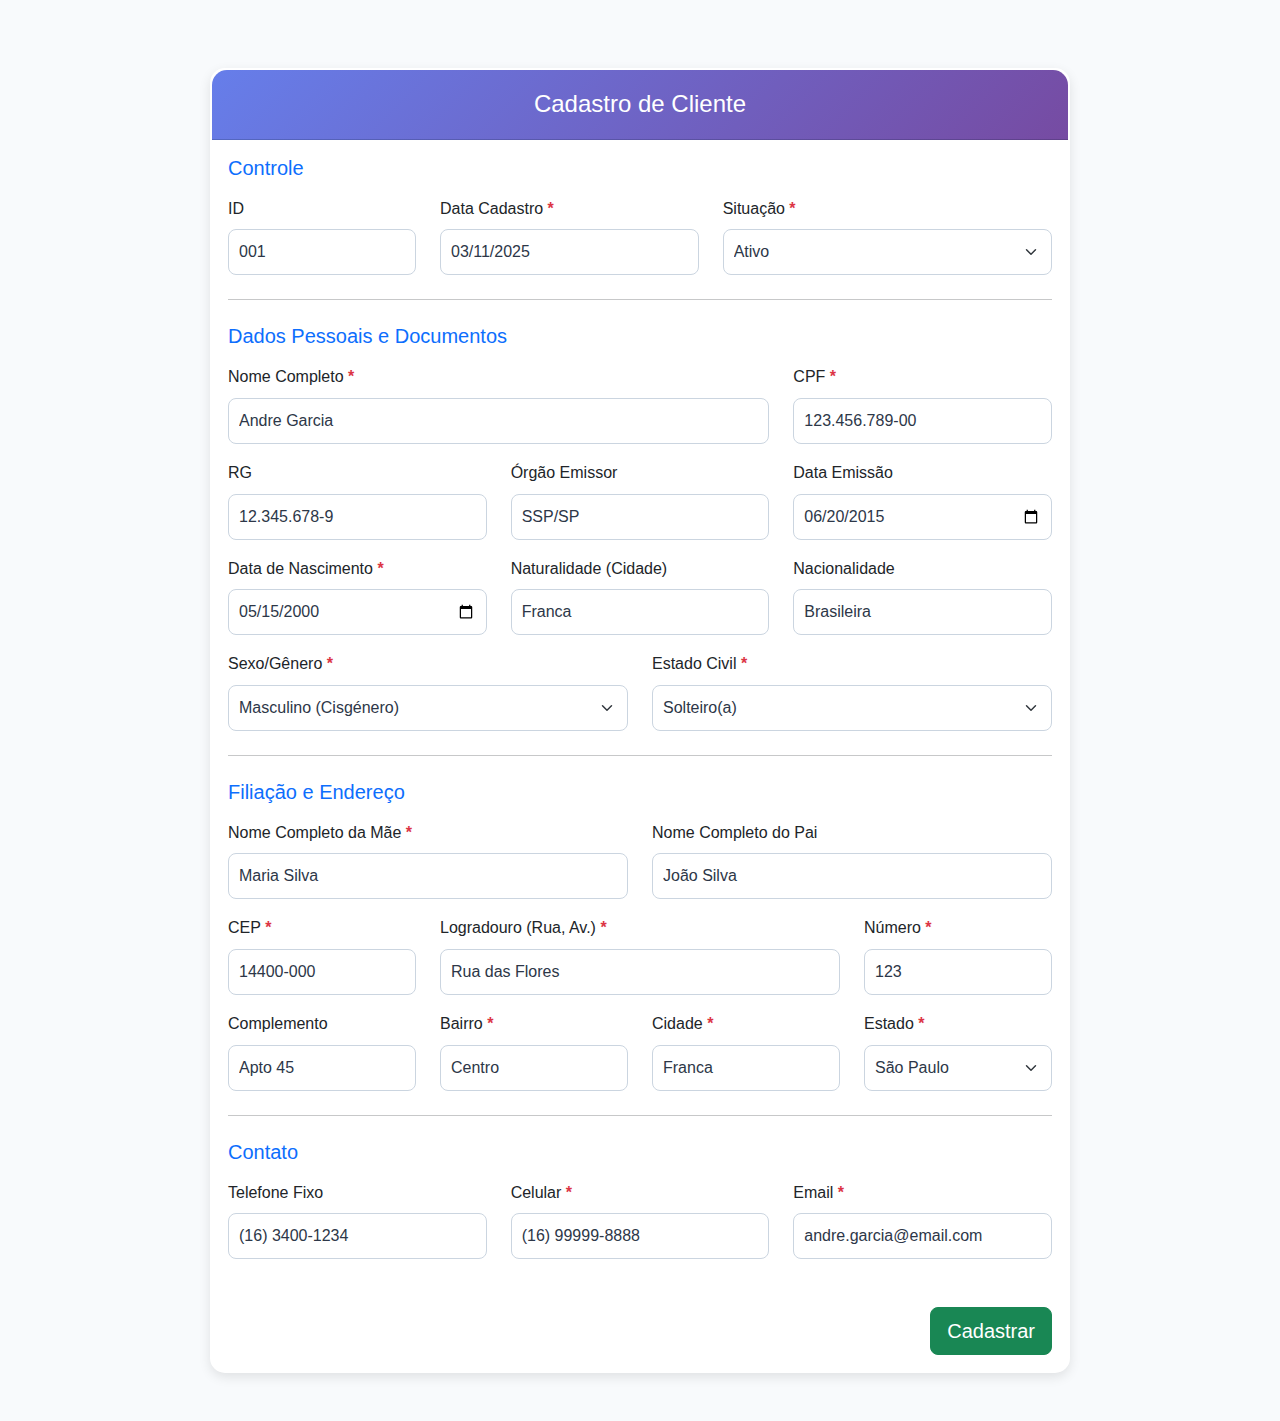
<file: 02-cad_cli/cadcli.html>
<!DOCTYPE html>
<html lang="pt-BR">
<head>
    <meta charset="UTF-8">
    <meta name="viewport" content="width=device-width, initial-scale=1.0">
    <title>Formulário de Cadastro Completo</title>
    <link href="https://cdn.jsdelivr.net/npm/bootstrap@5.3.3/dist/css/bootstrap.min.css" rel="stylesheet">
    <link rel="stylesheet" href="./css/styles_cli.css">
</head>
<body>

<div class="container my-5">
    <div class="card card-cadastro">
        <div class="card-header bg-primary text-white" style="border-radius: 15px 15px 0 0;">
            <h4 class="mb-0">Cadastro de Cliente</h4>
        </div>
        <div class="card-body">
            <form id="cadastroForm" class="needs-validation" novalidate>

                <h5 class="mb-3 text-primary">Controle</h5>
                <div class="row mb-4">
                    <div class="col-md-3">
                        <label for="id" class="form-label">ID</label>
                        <input type="text" class="form-control" id="id" value="001" readonly>
                    </div>
                    <div class="col-md-4">
                        <label for="dataCadastro" class="form-label required-field">Data Cadastro</label>
                        <input type="text" class="form-control" id="dataCadastro" placeholder="DD/MM/AAAA" required readonly maxlength="10">
                    </div>
                    <div class="col-md-5">
                        <label for="situacao" class="form-label required-field">Situação</label>
                        <select class="form-select" id="situacao" required>
                            <option value="" disabled selected>Selecione</option>
                            <option value="ativo">Ativo</option>
                            <option value="inativo">Inativo</option>
                        </select>
                        <div class="invalid-feedback">Selecione a situação.</div>
                    </div>
                </div>

                <hr class="my-4">
                
                <h5 class="mb-3 text-primary">Dados Pessoais e Documentos</h5>

                <div class="row mb-3">
                    <div class="col-md-8">
                        <label for="nome" class="form-label required-field">Nome Completo</label>
                        <input type="text" class="form-control" id="nome" placeholder="Digite o nome completo" required maxlength="100">
                        <div class="invalid-feedback">O Nome Completo é obrigatório.</div>
                    </div>
                    <div class="col-md-4">
                        <label for="cpf" class="form-label required-field">CPF</label>
                        <input type="text" class="form-control" id="cpf" placeholder="000.000.000-00" required maxlength="14">
                        <div class="invalid-feedback" id="cpfFeedback">CPF inválido ou obrigatório.</div>
                    </div>
                </div>

                <div class="row mb-3">
                    <div class="col-md-4">
                        <label for="rg" class="form-label">RG</label>
                        <input type="text" class="form-control" id="rg" placeholder="Digite o RG" maxlength="20">
                    </div>
                    <div class="col-md-4">
                        <label for="orgaoEmissor" class="form-label">Órgão Emissor</label>
                        <input type="text" class="form-control" id="orgaoEmissor" placeholder="Ex: SSP/UF" maxlength="10">
                    </div>
                    <div class="col-md-4">
                        <label for="dataEmissao" class="form-label">Data Emissão</label>
                        <input type="date" class="form-control" id="dataEmissao">
                    </div>
                </div>

                <div class="row mb-3">
                    <div class="col-md-4">
                        <label for="dataNascimento" class="form-label required-field">Data de Nascimento</label>
                        <input type="date" class="form-control" id="dataNascimento" required>
                        <div class="invalid-feedback">A Data de Nascimento é obrigatória.</div>
                    </div>
                    <div class="col-md-4">
                        <label for="naturalidade" class="form-label">Naturalidade (Cidade)</label>
                        <input type="text" class="form-control" id="naturalidade" placeholder="Ex: São Paulo" maxlength="50">
                    </div>
                    <div class="col-md-4">
                        <label for="nacionalidade" class="form-label">Nacionalidade</label>
                        <input type="text" class="form-control" id="nacionalidade" value="Brasileira" maxlength="50">
                    </div>
                </div>

                <div class="row mb-4">
                    <div class="col-md-6">
                        <label for="sexo" class="form-label required-field">Sexo/Gênero</label>
                        <select class="form-select" id="sexo" required>
                            <option value="" disabled selected>Selecione</option>
                            <option value="Feminino">Feminino (Cisgénero)</option>
                            <option value="Feminino">Feminino (Transgénero)</option>
                            <option value="Masculino">Masculino (Cisgénero)</option>
                            <option value="Masculino">Masculino (Transgénero)</option>
                            <option value="NaoBinario">Não Binário</option>
                            <option value="Intersexo">Intersexo</option>
                            <option value="Outro">Outro</option>
                            <option value="PrefiroNaoInformar">Prefiro Não Informar</option>
                        </select>
                        <div class="invalid-feedback">Selecione uma opção de Sexo/Gênero.</div>
                    </div>
                    <div class="col-md-6">
                        <label for="estadoCivil" class="form-label required-field">Estado Civil</label>
                        <select class="form-select" id="estadoCivil" required>
                            <option value="" disabled selected>Selecione</option>
                            <option value="Solteiro">Solteiro(a)</option>
                            <option value="Casado">Casado(a)</option>
                            <option value="UniaoEstavel">União Estável</option>
                            <option value="Divorciado">Divorciado(a)</option>
                            <option value="Viúvo">Viúvo(a)</option>
                            <option value="Separado">Separado(a) Judicialmente</option>
                        </select>
                        <div class="invalid-feedback">Selecione o Estado Civil.</div>
                    </div>
                </div>

                <hr class="my-4">
                
                <h5 class="mb-3 text-primary">Filiação e Endereço</h5>

                <div class="row mb-3">
                    <div class="col-md-6">
                        <label for="nomeMae" class="form-label required-field">Nome Completo da Mãe</label>
                        <input type="text" class="form-control" id="nomeMae" placeholder="Nome da Mãe" required maxlength="100">
                        <div class="invalid-feedback">O Nome da Mãe é obrigatório.</div>
                    </div>
                    <div class="col-md-6">
                        <label for="nomePai" class="form-label">Nome Completo do Pai</label>
                        <input type="text" class="form-control" id="nomePai" placeholder="Nome do Pai (Opcional)" maxlength="100">
                    </div>
                </div>

                <div class="row mb-3">
                    <div class="col-md-3">
                        <label for="cep" class="form-label required-field">CEP</label>
                        <input type="text" class="form-control" id="cep" placeholder="00000-000" required maxlength="9">
                        <div class="invalid-feedback">CEP obrigatório.</div>
                    </div>
                    <div class="col-md-6">
                        <label for="logradouro" class="form-label required-field">Logradouro (Rua, Av.)</label>
                        <input type="text" class="form-control" id="logradouro" placeholder="Endereço (Rua, Avenida, etc.)" required maxlength="100">
                        <div class="invalid-feedback">O Logradouro é obrigatório.</div>
                    </div>
                    <div class="col-md-3">
                        <label for="numero" class="form-label required-field">Número</label>
                        <input type="text" class="form-control" id="numero" placeholder="Número" required maxlength="10">
                        <div class="invalid-feedback">O Número é obrigatório.</div>
                    </div>
                </div>

                <div class="row mb-4">
                    <div class="col-md-3">
                        <label for="complemento" class="form-label">Complemento</label>
                        <input type="text" class="form-control" id="complemento" placeholder="Apto, Casa, Bloco (Opcional)" maxlength="50">
                    </div>
                    <div class="col-md-3">
                        <label for="bairro" class="form-label required-field">Bairro</label>
                        <input type="text" class="form-control" id="bairro" placeholder="Bairro" required maxlength="50">
                        <div class="invalid-feedback">O Bairro é obrigatório.</div>
                    </div>
                    <div class="col-md-3">
                        <label for="cidade" class="form-label required-field">Cidade</label>
                        <input type="text" class="form-control" id="cidade" placeholder="Cidade" required maxlength="50">
                        <div class="invalid-feedback">A Cidade é obrigatória.</div>
                    </div>
                    <div class="col-md-3">
                        <label for="estado" class="form-label required-field">Estado</label>
                        <select class="form-select" id="estado" required>
                            <option value="" disabled selected>Selecione o Estado</option>
                            <option value="AC">Acre</option><option value="AL">Alagoas</option><option value="AP">Amapá</option><option value="AM">Amazonas</option><option value="BA">Bahia</option><option value="CE">Ceará</option><option value="DF">Distrito Federal</option><option value="ES">Espírito Santo</option><option value="GO">Goiás</option><option value="MA">Maranhão</option><option value="MT">Mato Grosso</option><option value="MS">Mato Grosso do Sul</option><option value="MG">Minas Gerais</option><option value="PA">Pará</option><option value="PB">Paraíba</option><option value="PR">Paraná</option><option value="PE">Pernambuco</option><option value="PI">Piauí</option><option value="RJ">Rio de Janeiro</option><option value="RN">Rio Grande do Norte</option><option value="RS">Rio Grande do Sul</option><option value="RO">Rondônia</option><option value="RR">Roraima</option><option value="SC">Santa Catarina</option><option value="SP">São Paulo</option><option value="SE">Sergipe</option><option value="TO">Tocantins</option>
                        </select>
                        <div class="invalid-feedback">Selecione o Estado.</div>
                    </div>
                </div>

                <hr class="my-4">
                
                <h5 class="mb-3 text-primary">Contato</h5>

                <div class="row mb-5">
                    <div class="col-md-4">
                        <label for="telefone" class="form-label">Telefone Fixo</label>
                        <input type="text" class="form-control" id="telefone" placeholder="(00) 0000-0000" maxlength="14">
                    </div>
                    <div class="col-md-4">
                        <label for="celular" class="form-label required-field">Celular</label>
                        <input type="text" class="form-control" id="celular" placeholder="(00) 00000-0000" required maxlength="15">
                        <div class="invalid-feedback">O Celular é obrigatório.</div>
                    </div>
                    <div class="col-md-4">
                        <label for="email" class="form-label required-field">Email</label>
                        <input type="email" class="form-control" id="email" placeholder="email@exemplo.com" required maxlength="100">
                        <div class="invalid-feedback" id="emailFeedback">Email inválido ou obrigatório.</div>
                    </div>
                </div>

                <div class="d-grid gap-2 d-md-flex justify-content-md-end">
                    <button class="btn btn-success btn-lg" type="submit">Cadastrar</button>
                </div>
            </form>
        </div>
    </div>
</div>

<script src="https://cdn.jsdelivr.net/npm/bootstrap@5.3.3/dist/js/bootstrap.bundle.min.js"></script>
<script src="./js/scriptcli.js"></script>
<script src="./js/script_cli.js"></script>

</body>
</html>
</file>
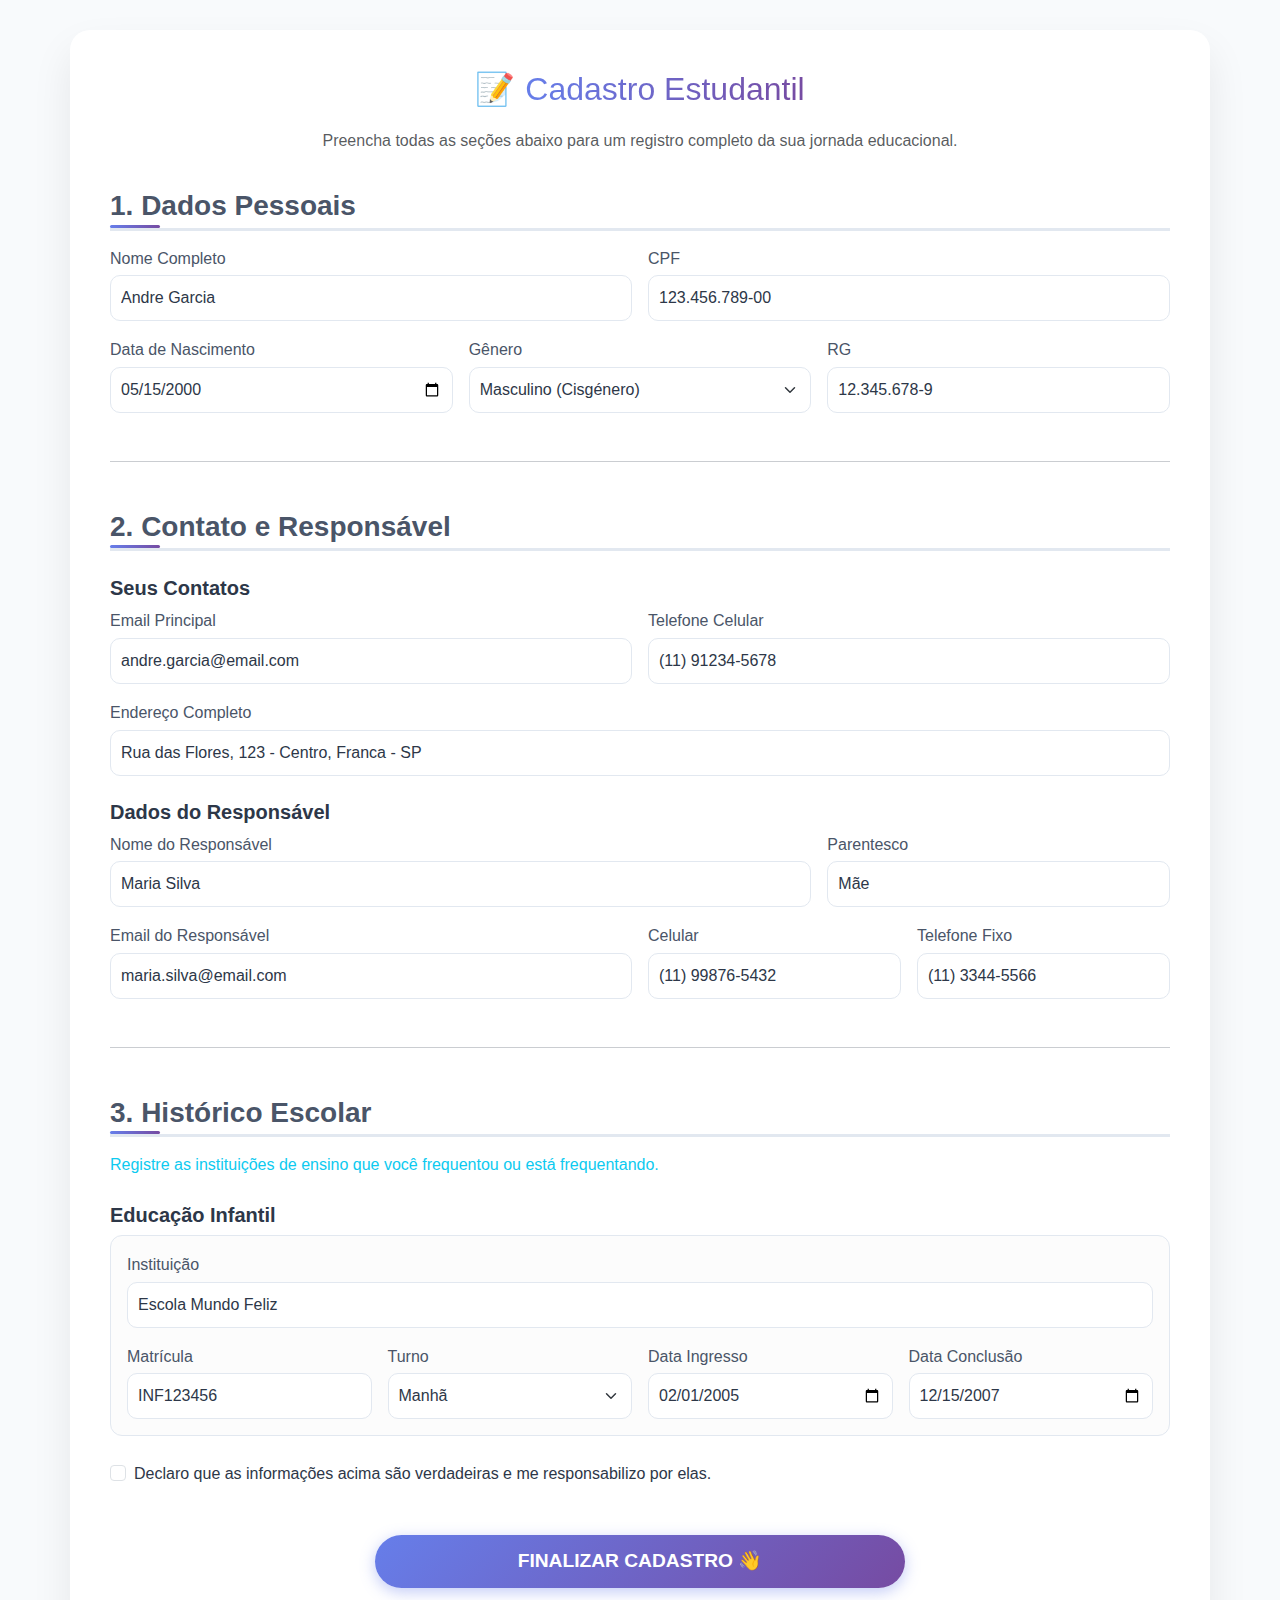
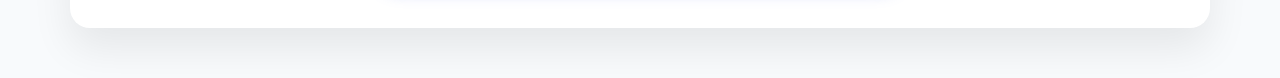
<file: 03-cad_estu/cadestud.html>
<!DOCTYPE html>
<html lang="pt-BR">
<head>
  <meta charset="UTF-8" />
  <meta name="viewport" content="width=device-width, initial-scale=1.0" />
  <title>Cadastro Estudantil</title>
  <link href="https://cdn.jsdelivr.net/npm/bootstrap@5.3.3/dist/css/bootstrap.min.css" rel="stylesheet" />
  <link rel="stylesheet" href="./css/styles_estud.css" />
</head>
<body>

  <div class="container container-cadastro">
    <h1>
      <span class="icone">📝</span>
      <span class="titulo-gradiente">Cadastro Estudantil</span>
    </h1>
    <p class="text-center text-muted mb-4">
      Preencha todas as seções abaixo para um registro completo da sua jornada educacional.
    </p>

    <form class="mt-4">

      <!-- Seção 1: Dados Pessoais -->
      <h3 class="section-heading">1. Dados Pessoais</h3>
      <div class="row g-3">
        <div class="col-md-6">
          <label for="nome" class="form-label">Nome Completo</label>
          <input type="text" class="form-control" id="nome" required />
        </div>
        <div class="col-md-6">
          <label for="cpf" class="form-label">CPF</label>
          <input type="text" class="form-control" id="cpf" placeholder="000.000.000-00" required />
        </div>
        <div class="col-md-4">
          <label for="dataNascimento" class="form-label">Data de Nascimento</label>
          <input type="date" class="form-control" id="dataNascimento" required />
        </div>
        <div class="col-md-4">
          <label for="sexo" class="form-label">Gênero</label>
          <select id="sexo" class="form-select" required>
            <option value="" disabled selected>Selecione</option>
            <option value="Feminino">Feminino (Cisgénero)</option>
            <option value="FemininoTrans">Feminino (Transgénero)</option>
            <option value="Masculino">Masculino (Cisgénero)</option>
            <option value="MasculinoTrans">Masculino (Transgénero)</option>
            <option value="NaoBinario">Não Binário</option>
            <option value="Intersexo">Intersexo</option>
            <option value="Outro">Outro</option>
            <option value="PrefiroNaoInformar">Prefiro Não Informar</option>
          </select>
        </div>
        <div class="col-md-4">
          <label for="rg" class="form-label">RG</label>
          <input type="text" class="form-control" id="rg" />
        </div>
      </div>

      <hr class="my-5" />

      <!-- Seção 2: Contato e Responsável -->
      <h3 class="section-heading">2. Contato e Responsável</h3>

      <h5 class="sub-heading">Seus Contatos</h5>
      <div class="row g-3">
        <div class="col-md-6">
          <label for="email" class="form-label">Email Principal</label>
          <input type="email" class="form-control" id="email" required />
        </div>
        <div class="col-md-6">
          <label for="telefone" class="form-label">Telefone Celular</label>
          <input type="tel" class="form-control" id="telefone" placeholder="(99) 99999-9999" required />
        </div>
        <div class="col-12">
          <label for="endereco" class="form-label">Endereço Completo</label>
          <input type="text" class="form-control" id="endereco" required />
        </div>
      </div>

      <h5 class="sub-heading mt-4">Dados do Responsável</h5>
      <div class="row g-3">
        <div class="col-md-8">
          <label for="nomeResponsavel" class="form-label">Nome do Responsável</label>
          <input type="text" class="form-control" id="nomeResponsavel" required />
        </div>
        <div class="col-md-4">
          <label for="parentescoResponsavel" class="form-label">Parentesco</label>
          <input type="text" class="form-control" id="parentescoResponsavel" required />
        </div>
        <div class="col-md-6">
          <label for="emailResponsavel" class="form-label">Email do Responsável</label>
          <input type="email" class="form-control" id="emailResponsavel" />
        </div>
        <div class="col-md-3">
          <label for="celularResponsavel" class="form-label">Celular</label>
          <input type="tel" class="form-control" id="celularResponsavel" required />
        </div>
        <div class="col-md-3">
          <label for="telefoneResponsavel" class="form-label">Telefone Fixo</label>
          <input type="tel" class="form-control" id="telefoneResponsavel" />
        </div>
      </div>

      <hr class="my-5" />

      <!-- Seção 3: Histórico Escolar -->
      <h3 class="section-heading">3. Histórico Escolar</h3>
      <p class="text-info">Registre as instituições de ensino que você frequentou ou está frequentando.</p>

      <!-- Bloco: Educação Infantil -->
      <h5 class="sub-heading">Educação Infantil</h5>
      <div class="historico-bloco">
        <div class="row g-3 p-3">
          <div class="col-md-12">
            <label class="form-label">Instituição</label>
            <input type="text" class="form-control" />
          </div>
          <div class="col-md-3">
            <label class="form-label">Matrícula</label>
            <input type="text" class="form-control" />
          </div>
          <div class="col-md-3">
            <label class="form-label">Turno</label>
            <select class="form-select">
              <option selected>Selecione</option>
              <option value="M">Manhã</option>
              <option value="T">Tarde</option>
              <option value="I">Integral</option>
            </select>
          </div>
          <div class="col-md-3">
            <label class="form-label">Data Ingresso</label>
            <input type="date" class="form-control" />
          </div>
          <div class="col-md-3">
            <label class="form-label">Data Conclusão</label>
            <input type="date" class="form-control" />
          </div>
        </div>
      </div>

      <!-- Repetir blocos semelhantes para Ensino Fundamental, Médio, Superior, Pós Lato Sensu, Stricto Sensu -->
      <!-- Você pode duplicar o bloco acima e ajustar os IDs e labels conforme necessário -->

      <!-- Termos de aceite -->
      <div class="form-check mt-4">
        <input class="form-check-input" type="checkbox" id="aceiteTermos" required />
        <label class="form-check-label" for="aceiteTermos">
          Declaro que as informações acima são verdadeiras e me responsabilizo por elas.
        </label>
      </div>

      <!-- Botão de envio -->
      <div class="d-grid gap-2 col-6 mx-auto mt-5">
        <button type="submit" class="btn btn-enviar">Finalizar Cadastro 👋</button>
      </div>
    </form>
  </div>

  <script src="https://cdn.jsdelivr.net/npm/bootstrap@5.3.3/dist/js/bootstrap.bundle.min.js"></script>
  <script src="./js/script_estud.js"></script>
</body>
</html>
</file>
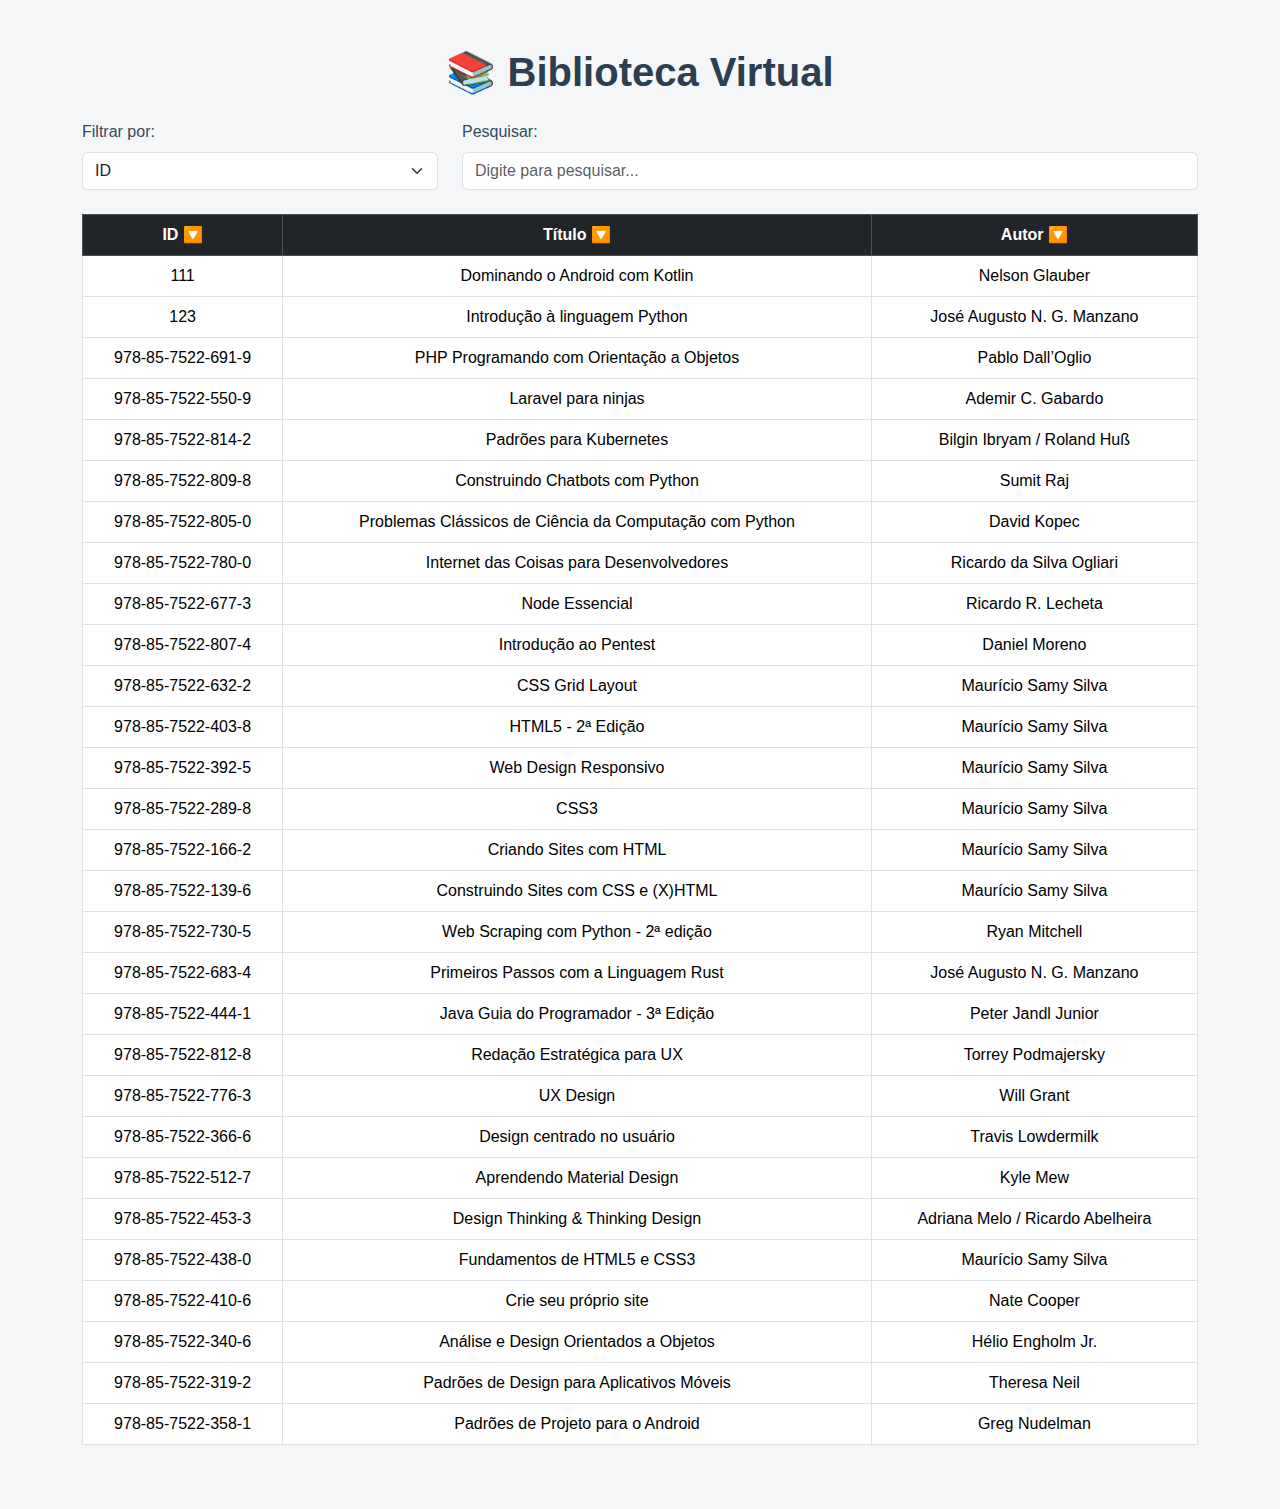
<file: 04-tab_din/tab_din.html>
<!DOCTYPE html>
<html lang="pt-br">
<head>
  <meta charset="UTF-8" />
  <meta name="viewport" content="width=device-width, initial-scale=1.0" />
  <title>Biblioteca Virtual</title>
  <link href="https://cdn.jsdelivr.net/npm/bootstrap@5.3.2/dist/css/bootstrap.min.css" rel="stylesheet" />
  <link rel="stylesheet" href="./css/style.css" />
</head>
<body>
  <div class="container py-5">
    <h1 class="text-center mb-4">📚 Biblioteca Virtual</h1>

    <div class="row mb-4 align-items-end">
      <div class="col-md-4">
        <label for="filtro" class="form-label">Filtrar por:</label>
        <select id="filtro" class="form-select">
          <option value="id">ID</option>
          <option value="titulo">Título</option>
          <option value="autor">Autor</option>
        </select>
      </div>
      <div class="col-md-8">
        <label for="pesquisa" class="form-label">Pesquisar:</label>
        <input type="text" id="pesquisa" class="form-control" placeholder="Digite para pesquisar..." />
      </div>
    </div>

    <div class="table-responsive">
      <table class="table table-bordered table-hover align-middle">
        <thead class="table-dark">
          <tr>
            <th role="button" onclick="ordenarPor('id')">ID 🔽</th>
            <th role="button" onclick="ordenarPor('titulo')">Título 🔽</th>
            <th role="button" onclick="ordenarPor('autor')">Autor 🔽</th>
          </tr>
        </thead>
        <tbody id="tabela-livros">
          <!-- Conteúdo dinâmico -->
        </tbody>
      </table>
    </div>
  </div>

  <script src="./js/script.js"></script>
</body>
</html>
</file>
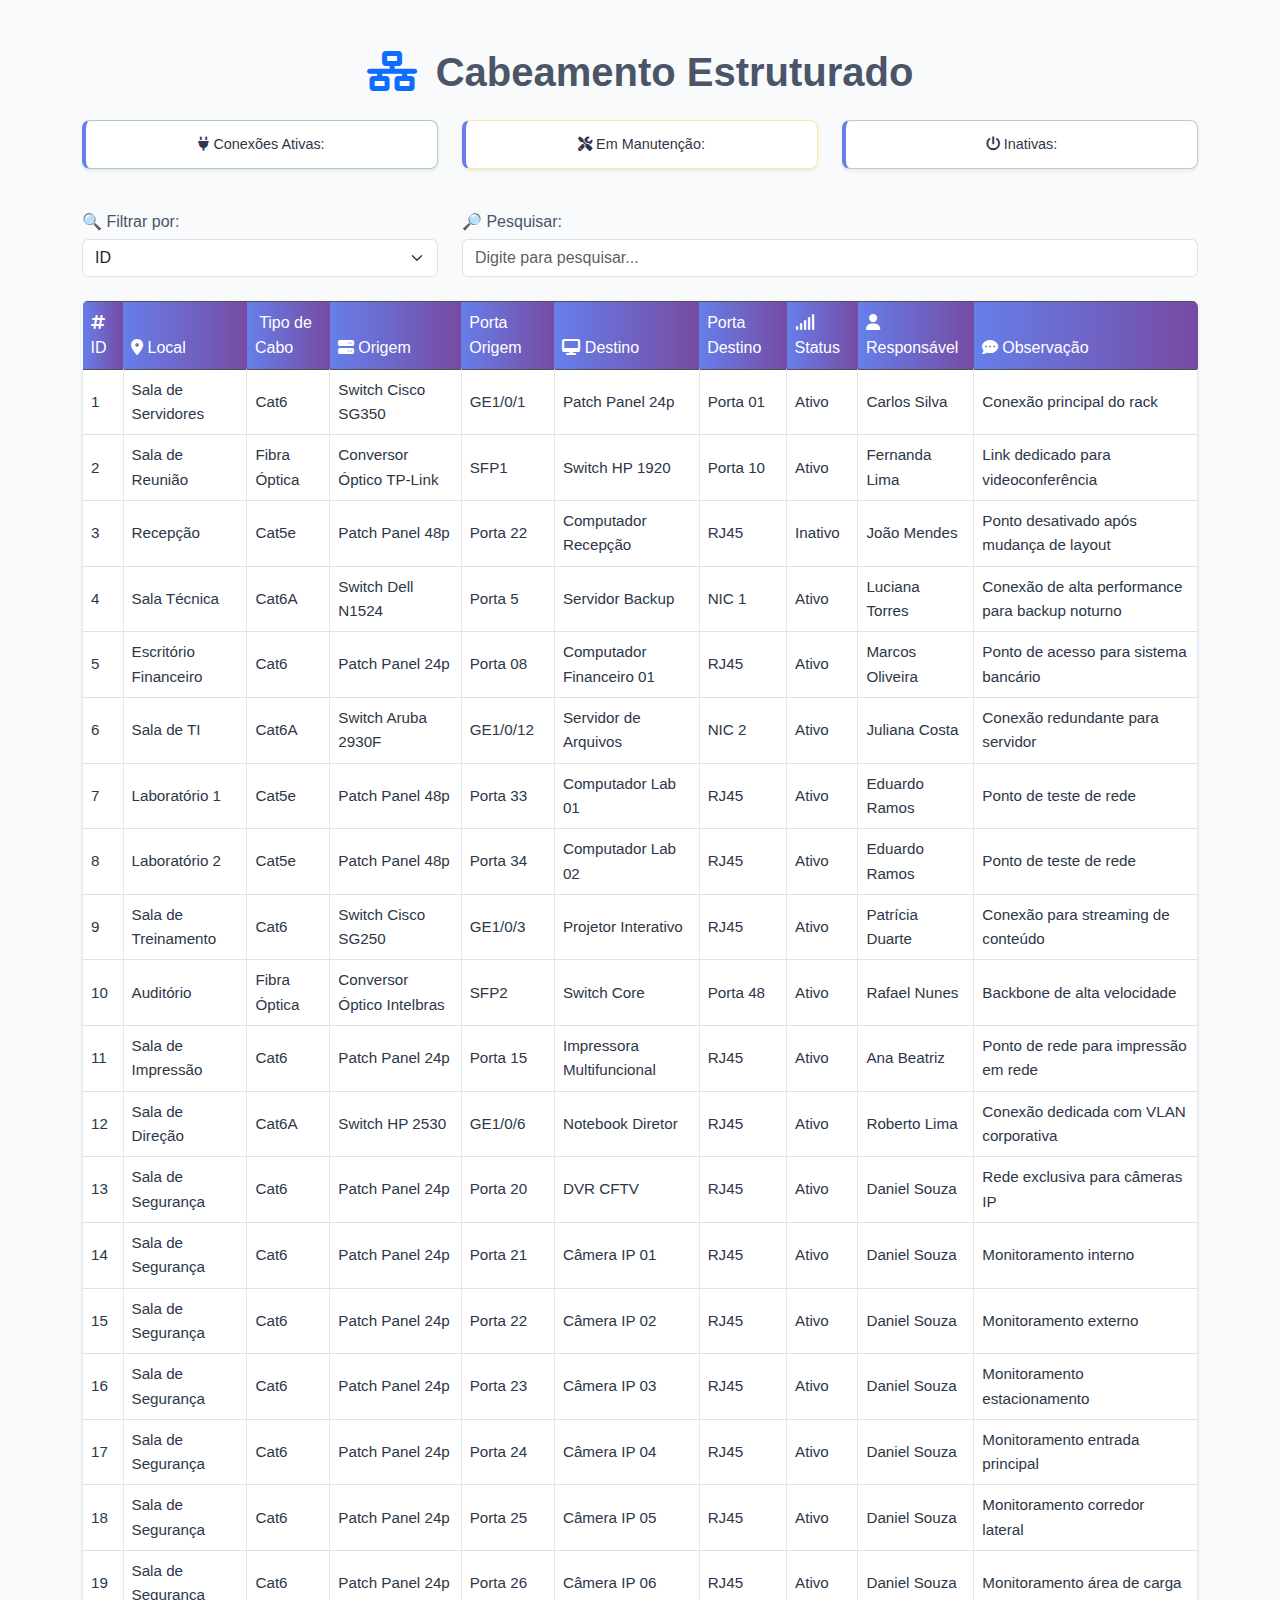
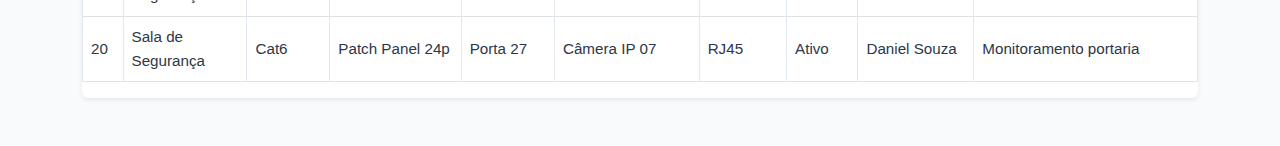
<file: 05-tab_din-cabo-estrut/tab-din-cab-estrut.html>
<!DOCTYPE html>
<html lang="pt-br">
<head>
  <meta charset="UTF-8" />
  <meta name="viewport" content="width=device-width, initial-scale=1.0" />
  <title>Gestão de Cabeamento Estruturado</title>
  <link rel="stylesheet" href="https://cdnjs.cloudflare.com/ajax/libs/font-awesome/6.4.0/css/all.min.css" />
  <link href="https://cdn.jsdelivr.net/npm/bootstrap@5.3.2/dist/css/bootstrap.min.css" rel="stylesheet" />
  <link rel="stylesheet" href="./css/style.css" />
</head>
<body>
  <div class="container py-5">
    <h1 class="text-center mb-4">
      <i class="fas fa-network-wired text-primary me-2"></i> Cabeamento Estruturado
    </h1>

    <div class="row mb-4 text-center">
      <div class="col-md-4">
        <div class="alert alert-success shadow-sm">
          <i class="fas fa-plug"></i> Conexões Ativas: <strong></strong>
        </div>
      </div>
      <div class="col-md-4">
        <div class="alert alert-warning shadow-sm">
          <i class="fas fa-tools"></i> Em Manutenção: <strong></strong>
        </div>
      </div>
      <div class="col-md-4">
        <div class="alert alert-secondary shadow-sm">
          <i class="fas fa-power-off"></i> Inativas: <strong></strong>
        </div>
      </div>
    </div>

    <div class="row mb-4 align-items-end">
      <div class="col-md-4">
        <label for="filtro" class="form-label">🔍 Filtrar por:</label>
        <select id="filtro" class="form-select">
          <option value="id">ID</option>
          <option value="local">Local</option>
          <option value="tipoCabo">Tipo de Cabo</option>
          <option value="equipamentoOrigem">Equipamento Origem</option>
          <option value="equipamentoDestino">Equipamento Destino</option>
          <option value="status">Status</option>
          <option value="responsavel">Responsável</option>
        </select>
      </div>
      <div class="col-md-8">
        <label for="pesquisa" class="form-label">🔎 Pesquisar:</label>
        <input type="text" id="pesquisa" class="form-control" placeholder="Digite para pesquisar..." />
      </div>
    </div>

    <div class="table-responsive shadow-sm rounded">
      <table class="table table-bordered table-hover align-middle">
        <thead class="table-dark">
          <tr>
            <th onclick="ordenarPor('id')"><i class="fas fa-hashtag"></i> ID</th>
            <th onclick="ordenarPor('local')"><i class="fas fa-map-marker-alt"></i> Local</th>
            <th onclick="ordenarPor('tipoCabo')"><i class="fas fa-cable"></i> Tipo de Cabo</th>
            <th onclick="ordenarPor('equipamentoOrigem')"><i class="fas fa-server"></i> Origem</th>
            <th onclick="ordenarPor('portaOrigem')">Porta Origem</th>
            <th onclick="ordenarPor('equipamentoDestino')"><i class="fas fa-desktop"></i> Destino</th>
            <th onclick="ordenarPor('portaDestino')">Porta Destino</th>
            <th onclick="ordenarPor('status')"><i class="fas fa-signal"></i> Status</th>
            <th onclick="ordenarPor('responsavel')"><i class="fas fa-user"></i> Responsável</th>
            <th onclick="ordenarPor('observacao')"><i class="fas fa-comment-dots"></i> Observação</th>
          </tr>
        </thead>
        <tbody id="tabela-cabos"></tbody>
      </table>
    </div>
  </div>

  <script src="./js/script.js"></script>
</body>
</html>
</file>
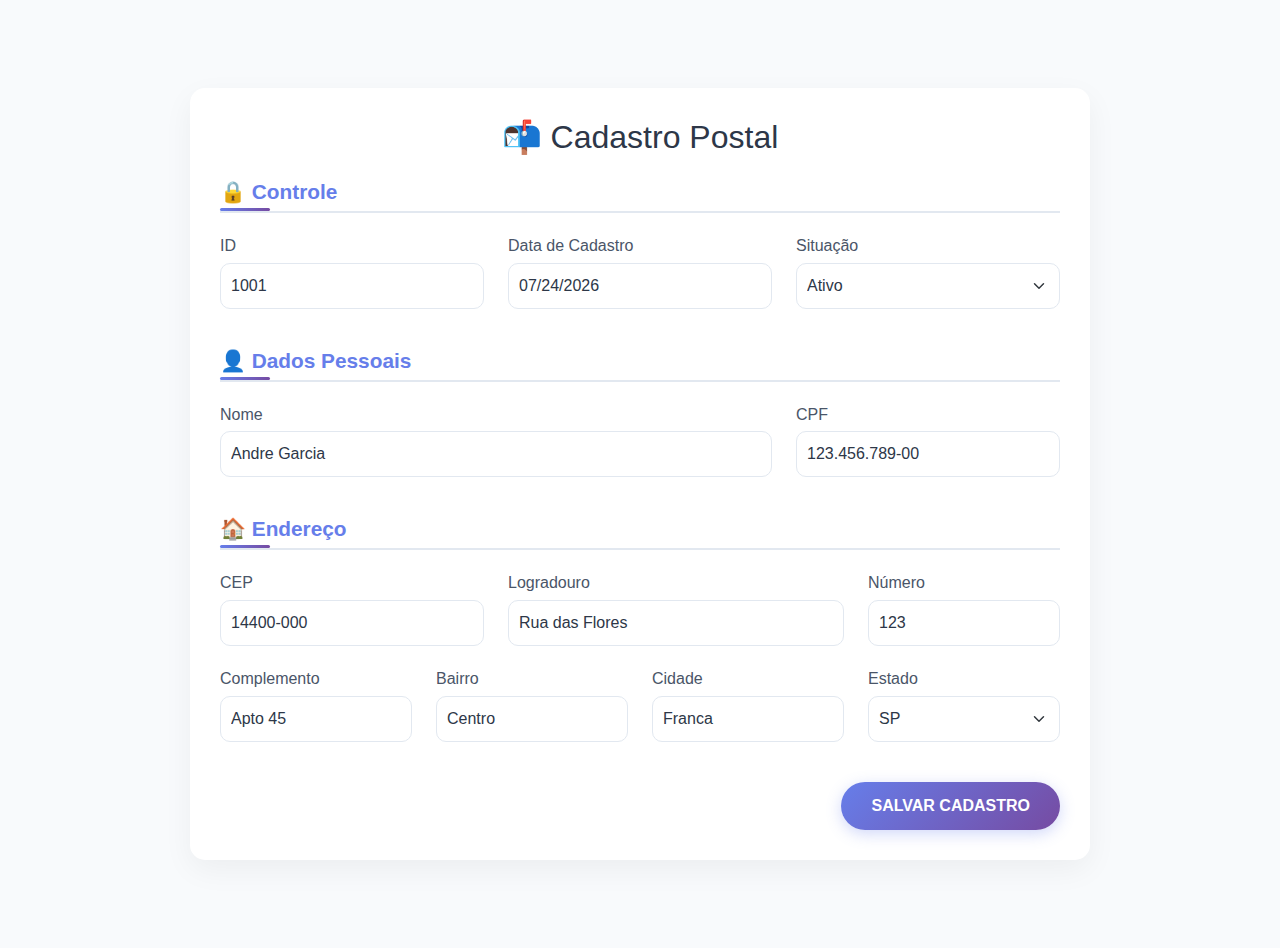
<file: 06-cad_postal/cad_postal.html>
<!DOCTYPE html>
<html lang="pt-br">
<head>
  <meta charset="UTF-8" />
  <meta name="viewport" content="width=device-width, initial-scale=1" />
  <title>Cadastro Postal</title>
  <link href="https://cdn.jsdelivr.net/npm/bootstrap@5.3.2/dist/css/bootstrap.min.css" rel="stylesheet" />
  <link rel="stylesheet" href="./css/style.css" />
</head>
<body>
  <div class="container py-5">
    <div class="form-wrapper">
      <h2 class="text-center mb-4">
        <span class="icone">📬</span>
        <span class="titulo-gradiente">Cadastro Postal</span>
      </h2>

      <!-- Seção Controle -->
      <section class="mb-4">
        <h5 class="section-title">🔒 Controle</h5>
        <div class="row">
          <div class="col-md-4 mb-3">
            <label for="id" class="form-label">ID</label>
            <input type="number" class="form-control" id="id" readonly />
          </div>
          <div class="col-md-4 mb-3">
            <label for="dataCadastro" class="form-label">Data de Cadastro</label>
            <input type="date" class="form-control" id="dataCadastro" readonly />
          </div>
          <div class="col-md-4 mb-3">
            <label for="situacao" class="form-label">Situação</label>
            <select class="form-select" id="situacao" required>
              <option selected disabled value="">Selecione</option>
              <option>Ativo</option>
              <option>Inativo</option>
            </select>
          </div>
        </div>
      </section>

      <!-- Seção Cadastro -->
      <section>
        <h5 class="section-title">👤 Dados Pessoais</h5>
        <form id="cadastroForm">
          <div class="row">
            <div class="col-md-8 mb-3">
              <label for="nome" class="form-label">Nome</label>
              <input type="text" class="form-control" id="nome" required />
            </div>
            <div class="col-md-4 mb-3">
              <label for="cpf" class="form-label">CPF</label>
              <input type="text" class="form-control" id="cpf" placeholder="000.000.000-00" required />
            </div>
          </div>

          <h5 class="section-title mt-4">🏠 Endereço</h5>
          <div class="row">
            <div class="col-md-4 mb-3">
              <label for="cep" class="form-label">CEP</label>
              <input type="text" class="form-control" id="cep" placeholder="00000-000" required />
              <div id="cepError" class="error-message"></div>
            </div>
            <div class="col-md-5 mb-3">
              <label for="logradouro" class="form-label">Logradouro</label>
              <input type="text" class="form-control" id="logradouro" required />
            </div>
            <div class="col-md-3 mb-3">
              <label for="numero" class="form-label">Número</label>
              <input type="text" class="form-control" id="numero" required />
            </div>
          </div>

          <div class="row">
            <div class="col-md-3 mb-3">
              <label for="complemento" class="form-label">Complemento</label>
              <input type="text" class="form-control" id="complemento" />
            </div>
            <div class="col-md-3 mb-3">
              <label for="bairro" class="form-label">Bairro</label>
              <input type="text" class="form-control" id="bairro" required />
            </div>
            <div class="col-md-3 mb-3">
              <label for="cidade" class="form-label">Cidade</label>
              <input type="text" class="form-control" id="cidade" required />
            </div>
            <div class="col-md-3 mb-3">
              <label for="estado" class="form-label">Estado</label>
              <select class="form-select" id="estado" required>
                <option selected disabled value="">Selecione</option>
                <option>AC</option><option>AL</option><option>AP</option><option>AM</option>
                <option>BA</option><option>CE</option><option>DF</option><option>ES</option>
                <option>GO</option><option>MA</option><option>MT</option><option>MS</option>
                <option>MG</option><option>PA</option><option>PB</option><option>PR</option>
                <option>PE</option><option>PI</option><option>RJ</option><option>RN</option>
                <option>RS</option><option>RO</option><option>RR</option><option>SC</option>
                <option>SP</option><option>SE</option><option>TO</option>
              </select>
            </div>
          </div>

          <div class="text-end mt-4">
            <button type="submit" class="btn btn-success">Salvar Cadastro</button>
          </div>
        </form>
      </section>
    </div>
  </div>

  <script src="https://cdn.jsdelivr.net/npm/bootstrap@5.3.2/dist/js/bootstrap.bundle.min.js"></script>
  <script src="./js/script.js"></script>
  <script src="./js/cad_postal.js"></script>
</body>
</html>
</file>
<file: 01-cab-estrut/css/style.css>
* {
    margin: 0;
    padding: 0;
    box-sizing: border-box;
}

body {
    font-family: 'Segoe UI', Tahoma, Geneva, Verdana, sans-serif;
    line-height: 1.6;
    background: linear-gradient(135deg, #667eea 0%, #764ba2 100%);
    color: #333;
    min-height: 100vh;
}

header {
    background: rgba(255, 255, 255, 0.1);
    backdrop-filter: blur(10px);
    color: #fff;
    padding: 2rem 0;
    text-align: center;
    box-shadow: 0 4px 30px rgba(0, 0, 0, 0.1);
}

header h1 {
    font-size: 2.5rem;
    font-weight: 300;
    text-shadow: 2px 2px 4px rgba(0, 0, 0, 0.3);
    animation: fadeInDown 1s ease-out;
}

@keyframes fadeInDown {
    from {
        opacity: 0;
        transform: translateY(-30px);
    }
    to {
        opacity: 1;
        transform: translateY(0);
    }
}

main {
    padding: 40px 20px;
    max-width: 1200px;
    margin: 0 auto;
    background: rgba(255, 255, 255, 0.95);
    backdrop-filter: blur(10px);
    border-radius: 20px;
    box-shadow: 0 20px 40px rgba(0, 0, 0, 0.1);
    margin-top: -20px;
    position: relative;
    z-index: 1;
}

section {
    margin-bottom: 40px;
    padding: 30px;
    background: #fff;
    border-radius: 15px;
    box-shadow: 0 10px 30px rgba(0, 0, 0, 0.1);
    transition: transform 0.3s ease, box-shadow 0.3s ease;
    animation: fadeInUp 0.8s ease-out;
}

section:hover {
    transform: translateY(-5px);
    box-shadow: 0 20px 40px rgba(0, 0, 0, 0.15);
}

@keyframes fadeInUp {
    from {
        opacity: 0;
        transform: translateY(30px);
    }
    to {
        opacity: 1;
        transform: translateY(0);
    }
}

h2 {
    color: #4a5568;
    font-size: 2rem;
    margin-bottom: 20px;
    position: relative;
    padding-bottom: 10px;
}

h2::after {
    content: '';
    position: absolute;
    bottom: 0;
    left: 0;
    width: 50px;
    height: 3px;
    background: linear-gradient(90deg, #667eea, #764ba2);
    border-radius: 2px;
}

h3 {
    color: #667eea;
    font-size: 1.3rem;
    margin: 25px 0 15px 0;
    font-weight: 600;
}

h4 {
    color: #764ba2;
    font-size: 1.1rem;
    margin: 20px 0 10px 0;
    font-weight: 600;
}

p {
    font-size: 1.1rem;
    margin-bottom: 20px;
    text-align: justify;
    color: #2d3748;
}

img {
    max-width: 100%;
    height: auto;
    display: block;
    margin: 30px auto;
    border-radius: 15px;
    box-shadow: 0 15px 35px rgba(0, 0, 0, 0.1);
    transition: transform 0.3s ease, box-shadow 0.3s ease;
}

img:hover {
    transform: scale(1.02);
    box-shadow: 0 20px 40px rgba(0, 0, 0, 0.2);
}

ul {
    list-style: none;
    margin: 20px 0;
}

ul li {
    position: relative;
    padding: 10px 0 10px 30px;
    margin-bottom: 10px;
    transition: color 0.3s ease;
}

ul li::before {
    content: '▶';
    position: absolute;
    left: 0;
    color: #667eea;
    font-weight: bold;
}

ul li:hover {
    color: #667eea;
}

strong {
    color: #4a5568;
    font-weight: 600;
}

footer {
    background: linear-gradient(135deg, #f8fafc 0%, #e2e8f0 100%);
    padding: 20px 20px;
    margin: 10px 0;
    border-radius: 20px;
}

/* Responsividade */
@media (max-width: 768px) {
    header h1 {
        font-size: 2rem;
    }
    
    main {
        margin: 20px;
        padding: 20px;
    }
    
    section {
        padding: 20px;
        margin-bottom: 20px;
    }
    
    h2 {
        font-size: 1.5rem;
    }
    
    p {
        font-size: 1rem;
    }
}

@media (max-width: 480px) {
    header {
        padding: 1rem 0;
    }
    
    header h1 {
        font-size: 1.5rem;
    }
    
    main {
        margin: 10px;
        padding: 15px;
    }
    
    section {
        padding: 15px;
    }
}


/* Estilos da seção Estudos de Caso */
#estudos-caso {
    background: linear-gradient(135deg, #f8fafc 0%, #e2e8f0 100%);
    padding: 60px 0;
    margin: 40px 0;
    border-radius: 20px;
}

.casos-container {
    max-width: 1200px;
    margin: 40px auto;
    display: grid;
    grid-template-columns: repeat(auto-fit, minmax(500px, 1fr));
    gap: 30px;
    padding: 0 20px;
}

.caso-item {
    background: white;
    border-radius: 15px;
    overflow: hidden;
    box-shadow: 0 10px 30px rgba(0, 0, 0, 0.1);
    transition: all 0.3s ease;
    border: 2px solid transparent;
}

.caso-item:hover {
    transform: translateY(-5px);
    box-shadow: 0 20px 40px rgba(102, 126, 234, 0.15);
    border-color: #667eea;
}

.caso-header {
    background: linear-gradient(135deg, #667eea 0%, #764ba2 100%);
    color: white;
    padding: 25px 30px;
    position: relative;
}

.caso-header h3 {
    margin: 0 0 10px 0;
    font-size: 1.3rem;
    font-weight: 700;
}

.caso-tipo {
    background: rgba(255, 255, 255, 0.2);
    padding: 5px 15px;
    border-radius: 20px;
    font-size: 0.85rem;
    font-weight: 500;
    display: inline-block;
}

.caso-content {
    padding: 30px;
}

.caso-info {
    display: flex;
    flex-direction: column;
    gap: 25px;
}

.info-item {
    padding: 20px;
    background: #f8fafc;
    border-radius: 10px;
    border-left: 4px solid #667eea;
    transition: all 0.3s ease;
}

.info-item:hover {
    background: #e2e8f0;
    transform: translateX(5px);
}

.info-item strong {
    color: #2d3748;
    font-size: 1.1rem;
    display: block;
    margin-bottom: 10px;
    font-weight: 600;
}

.info-item p {
    margin: 0;
    color: #4a5568;
    line-height: 1.6;
}

.info-item ul {
    margin: 10px 0 0 0;
    padding-left: 20px;
}

.info-item li {
    color: #4a5568;
    line-height: 1.5;
    margin-bottom: 8px;
    position: relative;
}

.info-item li::marker {
    color: #667eea;
}

/* Seção de benefícios gerais */
.beneficios-gerais {
    max-width: 1000px;
    margin: 60px auto 0;
    padding: 0 20px;
}

.beneficios-gerais h3 {
    text-align: center;
    color: #2d3748;
    font-size: 1.8rem;
    margin-bottom: 40px;
    font-weight: 700;
}

.beneficios-grid {
    display: grid;
    grid-template-columns: repeat(auto-fit, minmax(200px, 1fr));
    gap: 30px;
    margin-top: 30px;
}

.beneficio-item {
    text-align: center;
    padding: 30px 20px;
    background: white;
    border-radius: 15px;
    box-shadow: 0 5px 20px rgba(0, 0, 0, 0.1);
    transition: all 0.3s ease;
    border: 2px solid transparent;
}

.beneficio-item:hover {
    transform: translateY(-3px);
    box-shadow: 0 15px 30px rgba(102, 126, 234, 0.2);
    border-color: #667eea;
}

.beneficio-numero {
    font-size: 2.5rem;
    font-weight: 800;
    color: #667eea;
    margin-bottom: 10px;
    display: block;
}

.beneficio-texto {
    color: #4a5568;
    font-weight: 600;
    font-size: 1rem;
    line-height: 1.4;
}

/* Animações */
.caso-item {
    animation: fadeInUp 0.6s ease-out;
}

.caso-item:nth-child(1) { animation-delay: 0.1s; }
.caso-item:nth-child(2) { animation-delay: 0.2s; }
.caso-item:nth-child(3) { animation-delay: 0.3s; }
.caso-item:nth-child(4) { animation-delay: 0.4s; }

/* Responsividade */
@media (max-width: 768px) {
    .casos-container {
        grid-template-columns: 1fr;
        gap: 20px;
        padding: 0 15px;
    }
    
    .caso-header {
        padding: 20px;
    }
    
    .caso-header h3 {
        font-size: 1.1rem;
    }
    
    .caso-content {
        padding: 20px;
    }
    
    .info-item {
        padding: 15px;
    }
    
    .beneficios-grid {
        grid-template-columns: repeat(2, 1fr);
        gap: 20px;
    }
    
    .beneficio-item {
        padding: 20px 15px;
    }
    
    .beneficio-numero {
        font-size: 2rem;
    }
    
    .beneficio-texto {
        font-size: 0.9rem;
    }
}

@media (max-width: 480px) {
    .beneficios-grid {
        grid-template-columns: 1fr;
    }
    
    .caso-tipo {
        font-size: 0.8rem;
        padding: 4px 12px;
    }
}

/* Estados especiais */
.caso-item:nth-child(1) .caso-header {
    background: linear-gradient(135deg, #667eea 0%, #764ba2 100%);
}

.caso-item:nth-child(2) .caso-header {
    background: linear-gradient(135deg, #f093fb 0%, #f5576c 100%);
}

.caso-item:nth-child(3) .caso-header {
    background: linear-gradient(135deg, #4facfe 0%, #00f2fe 100%);
}

.caso-item:nth-child(4) .caso-header {
    background: linear-gradient(135deg, #43e97b 0%, #38f9d7 100%);
}

/* Efeito de loading */
.caso-item {
    opacity: 0;
    transform: translateY(30px);
    animation: fadeInUp 0.6s ease-out forwards;
}

@keyframes fadeInUp {
    to {
        opacity: 1;
        transform: translateY(0);
    }
}
</file>
<file: 07-carousel-3slides/css/style.css>
body {
  background: linear-gradient(to bottom right, #f0f4ff, #dbe9ff);
  margin: 0;
  padding: 40px;
  font-family: 'Segoe UI', sans-serif;
}

.carrossel-wrapper h4 {
  margin-bottom: 10px;
  text-align: center;
}

.carrossel-container {
  background-color: #e6f0ff;
  border-radius: 12px;
  box-shadow: 0 4px 12px rgba(0, 0, 0, 0.1);
  overflow: hidden;
}

/* Horizontal */
.carrossel-container.horizontal {
  width: 690px;
  height: 180px;
}

.carrossel.horizontal {
  display: flex;
  transition: transform 0.6s ease-in-out;
}

.slide {
  width: 210px;
  height: 180px;
  flex-shrink: 0;
  margin-right: 30px;
}

.slide.no-margin {
  margin-right: 0;
}

.slide img {
  width: 100%;
  height: 100%;
  object-fit: cover;
  border-radius: 6px;
  display: block;
  border: 1px solid #ccc;
}

/* Vertical */
.carrossel-vertical-wrapper {
  position: relative;
  display: flex;
  align-items: center;
}

.carrossel-container.vertical {
  width: 210px;
  height: 600px;
}

.carrossel.vertical {
  display: flex;
  flex-direction: column;
  transition: transform 0.6s ease-in-out;
}

.slide-vertical {
  width: 210px;
  height: 180px;
  flex-shrink: 0;
  margin-bottom: 30px;
}

.slide-vertical.no-margin {
  margin-bottom: 0;
}

.slide-vertical img {
  width: 100%;
  height: 100%;
  object-fit: cover;
  border-radius: 6px;
  display: block;
  border: 1px solid #ccc;
}

/* Indicadores */
.indicadores {
  display: flex;
  justify-content: center;
  gap: 10px;
  margin-top: 10px;
}

.indicadores.vertical {
  flex-direction: column;
  align-items: center;
}

.indicadores span {
  width: 12px;
  height: 12px;
  background-color: #bbb;
  border-radius: 50%;
  display: inline-block;
  cursor: pointer;
  transition: background-color 0.3s;
}

.indicadores span.ativo {
  background-color: #007bff;
}

/* Indicadores verticais centralizados ao meio do bloco */
.indicador-vertical-wrapper {
  position: absolute;
  left: 230px; /* 210px carrossel + 20px espaço */
  top: 50%;
  transform: translateY(-50%);
}
</file>
<file: 02-cad_cli/css/styles_cli.css>
/* Estilos base */
body {
    background-color: #f8fafc;
    padding-top: 20px;
    color: #2d3748;
    font-family: 'Segoe UI', Tahoma, Geneva, Verdana, sans-serif;
    line-height: 1.6;
}

/* Container principal */
.container {
    max-width: 900px;
    margin: 0 auto;
    padding: 0 20px;
}

/* Cartão de cadastro */
.card-cadastro {
    background: #ffffff;
    border-radius: 15px;
    box-shadow: 0 4px 12px rgba(0, 0, 0, 0.1);
    border: 2px solid transparent;
    transition: all 0.3s ease;
}

.card-cadastro:hover {
    transform: translateY(-3px);
    box-shadow: 0 15px 30px rgba(102, 126, 234, 0.2);
    border-color: #667eea;
}

/* Cabeçalho do cartão */
.card-header {
    border-radius: 15px 15px 0 0 !important;
    background: linear-gradient(135deg, #667eea 0%, #764ba2 100%);
    color: #ffffff;
    padding: 20px;
    font-size: 1.3rem;
    font-weight: 600;
    text-align: center;
}

/* Campos de formulário */
.form-control,
.form-select {
    border-radius: 8px;
    border: 1px solid #cbd5e0;
    transition: border-color 0.3s ease;
    font-size: 1rem;
    padding: 10px;
    color: #2d3748;
}

.form-control:focus,
.form-select:focus {
    border-color: #667eea;
    box-shadow: 0 0 0 0.2rem rgba(102, 126, 234, 0.25);
    outline: none;
}

/* Estilização para campos obrigatórios */
.required-field::after {
    content: " *";
    color: #dc3545;
    font-weight: bold;
}

/* Responsividade */
@media (max-width: 768px) {
    .container {
        padding: 0 15px;
    }

    .card-header {
        font-size: 1.1rem;
        padding: 15px;
    }

    .form-control,
    .form-select {
        font-size: 0.95rem;
        padding: 8px;
    }
}

@media (max-width: 480px) {
    .card-header {
        font-size: 1rem;
        padding: 10px;
    }

    .form-control,
    .form-select {
        font-size: 0.9rem;
        padding: 6px;
    }
}
</file>
<file: 03-cad_estu/css/styles_estud.css>
:root {
  --cor-primaria: #667eea;
  --cor-secundaria: #764ba2;
  --cor-texto: #2d3748;
  --cor-destaque: #4a5568;
  --cor-fundo: #f8fafc;
  --cor-card: #ffffff;
  --cor-borda: #e2e8f0;
  --cor-sucesso: #28a745;
  --transicao-rapida: all 0.3s ease-in-out;
}

/* Animações */
@keyframes fadeInUp {
  from {
    opacity: 0;
    transform: translateY(30px);
  }
  to {
    opacity: 1;
    transform: translateY(0);
  }
}

/* Corpo da página */
body {
  background-color: var(--cor-fundo);
  padding-top: 30px;
  font-family: 'Segoe UI', Tahoma, Geneva, Verdana, sans-serif;
  color: var(--cor-texto);
  line-height: 1.6;
  animation: fadeInUp 0.8s ease-out;
}

/* Container principal */
.container-cadastro {
  background-color: var(--cor-card);
  border-radius: 20px;
  box-shadow: 0 20px 40px rgba(0, 0, 0, 0.08);
  padding: 40px;
  margin-bottom: 50px;
  animation: fadeInUp 0.8s ease-out;
}

/* Título principal */
h1 {
  text-align: center;
  margin-bottom: 20px;
  font-size: 2rem;
  font-weight: 400;
  display: flex;
  justify-content: center;
  align-items: center;
  gap: 10px;
  flex-wrap: wrap;
}

.titulo-gradiente {
  background: linear-gradient(90deg, var(--cor-primaria), var(--cor-secundaria));
  -webkit-background-clip: text;
  -webkit-text-fill-color: transparent;
}

.icone {
  font-size: 2rem;
}

/* Subtítulos de seção */
.section-heading {
  color: var(--cor-destaque);
  font-weight: 600;
  margin-top: 35px;
  margin-bottom: 15px;
  padding-bottom: 5px;
  border-bottom: 3px solid var(--cor-borda);
  position: relative;
}

.section-heading::after {
  content: '';
  position: absolute;
  bottom: 0;
  left: 0;
  width: 50px;
  height: 3px;
  background: linear-gradient(90deg, var(--cor-primaria), var(--cor-secundaria));
  border-radius: 2px;
}

.sub-heading {
  color: var(--cor-texto);
  font-weight: 600;
  margin-top: 25px;
}

/* Labels e campos de formulário */
.form-label {
  font-weight: 500;
  color: var(--cor-destaque);
  margin-bottom: 4px;
}

.form-control,
.form-select {
  border-radius: 10px;
  border: 1px solid var(--cor-borda);
  transition: var(--transicao-rapida);
  color: var(--cor-texto);
  padding: 10px;
  font-size: 1rem;
  background-color: #fff;
}

.form-control:focus,
.form-select:focus {
  border-color: var(--cor-primaria);
  box-shadow: 0 0 0 0.25rem rgba(102, 126, 234, 0.25);
  transform: translateY(-1px);
  outline: none;
}

/* Bloco de histórico escolar */
.historico-bloco {
  background-color: #fcfcfc;
  border: 1px solid var(--cor-borda);
  border-radius: 12px;
  margin-bottom: 25px;
  transition: var(--transicao-rapida);
}

.historico-bloco:hover {
  box-shadow: 0 10px 20px rgba(102, 126, 234, 0.1);
  transform: translateY(-2px);
}

/* Botão de envio */
.btn-enviar {
  background: linear-gradient(135deg, var(--cor-primaria), var(--cor-secundaria));
  border: none;
  padding: 12px 35px;
  font-size: 1.2rem;
  font-weight: 600;
  border-radius: 30px;
  box-shadow: 0 4px 15px rgba(102, 126, 234, 0.4);
  transition: var(--transicao-rapida);
  text-transform: uppercase;
  color: #fff;
  display: inline-block;
  text-align: center;
}

.btn-enviar:hover {
  box-shadow: 0 6px 25px rgba(102, 126, 234, 0.5);
  transform: translateY(-2px);
}

/* Checkbox */
.form-check-input:checked {
  background-color: var(--cor-primaria);
  border-color: var(--cor-primaria);
}

/* Responsividade */
@media (max-width: 768px) {
  .container-cadastro {
    padding: 30px 20px;
  }

  h1 {
    font-size: 1.8rem;
  }

  .form-control,
  .form-select {
    font-size: 0.95rem;
    padding: 8px;
  }

  .btn-enviar {
    font-size: 1rem;
    padding: 10px 25px;
  }
}

@media (max-width: 480px) {
  .container-cadastro {
    padding: 20px 15px;
  }

  h1 {
    font-size: 1.5rem;
  }

  .form-control,
  .form-select {
    font-size: 0.9rem;
    padding: 6px;
  }

  .btn-enviar {
    font-size: 0.9rem;
    padding: 8px 20px;
  }
}
</file>
<file: 04-tab_din/css/style.css>
body {
  background-color: #f4f6f8;
  font-family: 'Segoe UI', sans-serif;
}

h1 {
  color: #2c3e50;
  font-weight: 600;
}

.table th {
  cursor: pointer;
  user-select: none;
  transition: background-color 0.2s ease;
}

.table th:hover {
  background-color: #495057;
  color: #fff;
}

.table td, .table th {
  text-align: center;
}

.form-label {
  font-weight: 500;
  color: #34495e;
}

input::placeholder {
  color: #aaa;
}
</file>
<file: 05-tab_din-cabo-estrut/css/style.css>
:root {
  --cor-primaria: #667eea;
  --cor-secundaria: #764ba2;
  --cor-texto: #2d3748;
  --cor-destaque: #4a5568;
  --cor-fundo: #f8fafc;
  --cor-card: #ffffff;
  --cor-borda: #e2e8f0;
  --cor-erro: #d9534f;
  --transicao: all 0.3s ease-in-out;
}

body {
  background-color: var(--cor-fundo);
  font-family: 'Segoe UI', 'Roboto', sans-serif;
  color: var(--cor-texto);
  margin: 0;
  padding: 0;
  line-height: 1.6;
}

/* Título principal */
h1 {
  font-weight: 600;
  color: var(--cor-destaque);
  margin-bottom: 20px;
}

/* Tabela responsiva */
.table-responsive {
  border-radius: 12px;
  overflow: hidden;
  box-shadow: 0 10px 30px rgba(0, 0, 0, 0.05);
  background-color: var(--cor-card);
}

/* Cabeçalho da tabela */
.table th {
  cursor: pointer;
  background: linear-gradient(90deg, var(--cor-primaria), var(--cor-secundaria));
  color: #fff;
  font-weight: 500;
  transition: background-color 0.3s ease;
  border: none;
}

.table th:hover {
  background-color: #5a6de0;
}

/* Células da tabela */
.table td {
  font-size: 0.95rem;
  color: var(--cor-texto);
  border-color: var(--cor-borda);
  background-color: #fff;
}

/* Alertas */
.alert {
  font-size: 0.9rem;
  border-radius: 8px;
  padding: 12px 20px;
  background-color: #fff;
  border-left: 4px solid var(--cor-primaria);
  box-shadow: 0 4px 12px rgba(0, 0, 0, 0.05);
  color: var(--cor-texto);
}

/* Rótulos de formulário */
.form-label {
  font-weight: 500;
  color: var(--cor-destaque);
  margin-bottom: 4px;
}

/* Campos de entrada */
input,
select {
  border-radius: 10px;
  border: 1px solid var(--cor-borda);
  padding: 10px;
  font-size: 1rem;
  color: var(--cor-texto);
  background-color: #fff;
  transition: var(--transicao);
}

input:focus,
select:focus {
  border-color: var(--cor-primaria);
  box-shadow: 0 0 0 0.25rem rgba(102, 126, 234, 0.25);
  outline: none;
  transform: translateY(-1px);
}

/* Placeholder */
input::placeholder {
  color: #a0aec0;
}

/* Responsividade */
@media (max-width: 768px) {
  h1 {
    font-size: 1.5rem;
  }

  .table td,
  .table th {
    font-size: 0.9rem;
  }

  input,
  select {
    font-size: 0.95rem;
    padding: 8px;
  }
}

@media (max-width: 480px) {
  .table-responsive {
    box-shadow: none;
    border-radius: 0;
  }

  .alert {
    font-size: 0.85rem;
    padding: 10px 15px;
  }

  input,
  select {
    font-size: 0.9rem;
    padding: 6px;
  }
}
</file>
<file: 06-cad_postal/css/style.css>
:root {
  --cor-primaria: #667eea;
  --cor-secundaria: #764ba2;
  --cor-texto: #2d3748;
  --cor-destaque: #4a5568;
  --cor-fundo: #f8fafc;
  --cor-card: #ffffff;
  --cor-borda: #e2e8f0;
  --cor-erro: #d9534f;
  --transicao: all 0.3s ease-in-out;
}

/* Corpo da página */
body {
  background-color: var(--cor-fundo);
  font-family: 'Segoe UI', Tahoma, Geneva, Verdana, sans-serif;
  color: var(--cor-texto);
  line-height: 1.6;
  margin: 0;
  padding: 0;
}

/* Área do formulário */
.form-wrapper {
  background-color: var(--cor-card);
  border-radius: 15px;
  box-shadow: 0 10px 30px rgba(0, 0, 0, 0.05);
  padding: 30px;
  margin: 40px auto;
  max-width: 900px;
  transition: var(--transicao);
}

/* Título de seção */
.section-title {
  font-size: 1.3rem;
  font-weight: 600;
  color: var(--cor-primaria);
  margin-bottom: 20px;
  border-bottom: 2px solid var(--cor-borda);
  padding-bottom: 6px;
  position: relative;
}

.section-title::after {
  content: '';
  position: absolute;
  bottom: 0;
  left: 0;
  width: 50px;
  height: 3px;
  background: linear-gradient(90deg, var(--cor-primaria), var(--cor-secundaria));
  border-radius: 2px;
}

/* Rótulos */
.form-label {
  font-weight: 500;
  color: var(--cor-destaque);
  margin-bottom: 4px;
}

/* Campos de entrada */
.form-control,
.form-select {
  border-radius: 10px;
  border: 1px solid var(--cor-borda);
  transition: var(--transicao);
  font-size: 1rem;
  padding: 10px;
  color: var(--cor-texto);
  background-color: #fff;
}

.form-control:focus,
.form-select:focus {
  border-color: var(--cor-primaria);
  box-shadow: 0 0 0 0.25rem rgba(102, 126, 234, 0.25);
  outline: none;
  transform: translateY(-1px);
}

/* Botão de sucesso */
.btn-success {
  background: linear-gradient(135deg, var(--cor-primaria), var(--cor-secundaria));
  border: none;
  color: #fff;
  font-weight: 600;
  padding: 12px 30px;
  border-radius: 30px;
  box-shadow: 0 4px 15px rgba(102, 126, 234, 0.3);
  transition: var(--transicao);
  text-transform: uppercase;
  display: inline-block;
  text-align: center;
}

.btn-success:hover {
  background: linear-gradient(135deg, #5a6de0, #6e3fa2);
  box-shadow: 0 6px 20px rgba(102, 126, 234, 0.4);
  transform: translateY(-2px);
}

/* Mensagem de erro */
.error-message {
  color: var(--cor-erro);
  font-size: 0.85rem;
  margin-top: 4px;
}

/* Responsividade */
@media (max-width: 768px) {
  .form-wrapper {
    padding: 25px;
    margin: 20px;
  }

  .section-title {
    font-size: 1.2rem;
  }

  .form-control,
  .form-select {
    font-size: 0.95rem;
    padding: 8px;
  }

  .btn-success {
    font-size: 1rem;
    padding: 10px 25px;
  }
}

@media (max-width: 480px) {
  .form-wrapper {
    padding: 20px;
    margin: 15px;
  }

  .section-title {
    font-size: 1.1rem;
  }

  .form-control,
  .form-select {
    font-size: 0.9rem;
    padding: 6px;
  }

  .btn-success {
    font-size: 0.9rem;
    padding: 8px 20px;
  }
}
</file>
<file: css/estilo.css>
/* Reset e base */
* {
  margin: 0;
  padding: 0;
  box-sizing: border-box;
}

body {
  font-family: 'Segoe UI', Tahoma, Geneva, Verdana, sans-serif;
  background: linear-gradient(135deg, #667eea 0%, #764ba2 100%);
  color: #333;
  min-height: 100vh;
}

/* Margem lateral padrão */
.layout-container {
  max-width: 1200px;
  margin: 0 auto;
  padding: 0 24px;
}

/* Espaço em branco */
.espaco-em-branco {
  height: 32px;
}

/* Cabeçalho */
header {
  background: rgba(255, 255, 255, 0.1);
  backdrop-filter: blur(10px);
  color: #fff;
  padding: 2rem 0;
  text-align: center;
  box-shadow: 0 4px 30px rgba(0, 0, 0, 0.1);
}

header h1 {
  font-size: 2.5rem;
  font-weight: 300;
  text-shadow: 2px 2px 4px rgba(0, 0, 0, 0.3);
}

/* Abas */
.tabs-container {
  display: flex;
  flex-direction: column;
}

.tabs-wrapper {
  overflow-x: auto;
}

.custom-tabs {
  display: flex;
  gap: 8px;
  background: rgba(255, 255, 255, 0.2);
  backdrop-filter: blur(10px);
  border-radius: 12px 12px 0 0;
  padding: 12px 24px;
  border: 1px solid rgba(255, 255, 255, 0.3);
  justify-content: center;
}

.custom-tabs .nav-link {
  background-color: #fff;
  color: #667eea;
  border-radius: 12px;
  padding: 12px;
  font-size: 0.85rem;
  display: flex;
  flex-direction: column;
  align-items: center;
  gap: 6px;
  height: 100px;
  box-shadow: 0 4px 10px rgba(0, 0, 0, 0.05);
  transition: all 0.3s ease;
}

.custom-tabs .nav-link:hover {
  background-color: #f0f4ff;
  transform: translateY(-3px);
}

.custom-tabs .nav-link.active {
  background: linear-gradient(135deg, #667eea, #764ba2);
  color: #fff;
  font-weight: bold;
  border-bottom: 3px solid #fff;
}

.custom-tabs .nav-link i {
  font-size: 1.2rem;
}

/* Conteúdo das abas */
.fixed-tab-content {
  background: #fff;
  border: 1px solid rgba(0, 0, 0, 0.05);
  border-top: none;
  padding: 30px 0;
  border-radius: 0 0 20px 20px;
  box-shadow: 0 10px 30px rgba(0, 0, 0, 0.05);
  min-height: 640px;
}

/* Iframes */
iframe {
  width: 100%;
  margin: 20px 0;
  height: 600px;
  border: 1px solid #ccc;
  border-radius: 15px;
  box-shadow: 0 10px 25px rgba(0, 0, 0, 0.08);
  background: #fff;
}

/* Imagens */
img {
  display: block;
  width: 100%;
  margin: 20px 0;
  border-radius: 15px;
  box-shadow: 0 15px 35px rgba(0, 0, 0, 0.1);
  transition: transform 0.3s ease, box-shadow 0.3s ease;
}

img:hover {
  transform: scale(1.02);
  box-shadow: 0 20px 40px rgba(0, 0, 0, 0.2);
}

/* Rodapé */
.rodape {
  background: none;
  padding: 0;
}

.rodape .layout-container {
  padding: 0;
}

.rodape-conteudo {
  background: linear-gradient(135deg, #f8fafc 0%, #e2e8f0 100%);
  border-radius: 20px;
  box-shadow: 0 10px 30px rgba(0, 0, 0, 0.05);
  padding: 30px;
  text-align: center;
  box-sizing: border-box;
  overflow: hidden;
}

.footer-quote {
  margin-bottom: 10px;
  font-size: 1rem;
  color: #4a5568;
}

.footer-icons {
  font-size: 1.4rem;
  margin-bottom: 10px;
}

.footer-icons a {
  margin: 0 10px;
  color: inherit;
  transition: transform 0.3s ease;
}

.footer-icons a:hover {
  transform: scale(1.2);
}

.footer-copy {
  margin: 0;
  font-size: 0.9rem;
  color: #718096;
}

/* Botão flutuante "Voltar ao topo" */
.voltar-topo {
  position: fixed;
  bottom: 30px;
  right: 30px;
  z-index: 999;
  border-radius: 50%;
  padding: 12px 14px;
  font-size: 1.5rem;
  box-shadow: 0 6px 12px rgba(0, 0, 0, 0.2);
  transition: opacity 0.3s ease, transform 0.3s ease;
  opacity: 0;
  pointer-events: none;
}

.voltar-topo.show {
  opacity: 1;
  pointer-events: auto;
  transform: scale(1);
}

.voltar-topo:hover {
  transform: scale(1.1);
}

/* Responsivo */
@media (max-width: 768px) {
  header h1 {
    font-size: 2rem;
  }

  .custom-tabs {
    flex-wrap: wrap;
    justify-content: flex-start;
    padding: 12px;
  }

  .custom-tabs .nav-link {
    font-size: 0.75rem;
    padding: 8px;
    height: auto;
    white-space: normal;
  }

  iframe,
  img {
    width: 100%;
    margin: 20px 0;
  }

  .fixed-tab-content {
    min-height: 440px;
    padding: 20px 0;
  }

  .footer-quote {
    font-size: 0.9rem;
  }

  .footer-copy {
    font-size: 0.85rem;
  }
}
</file>
